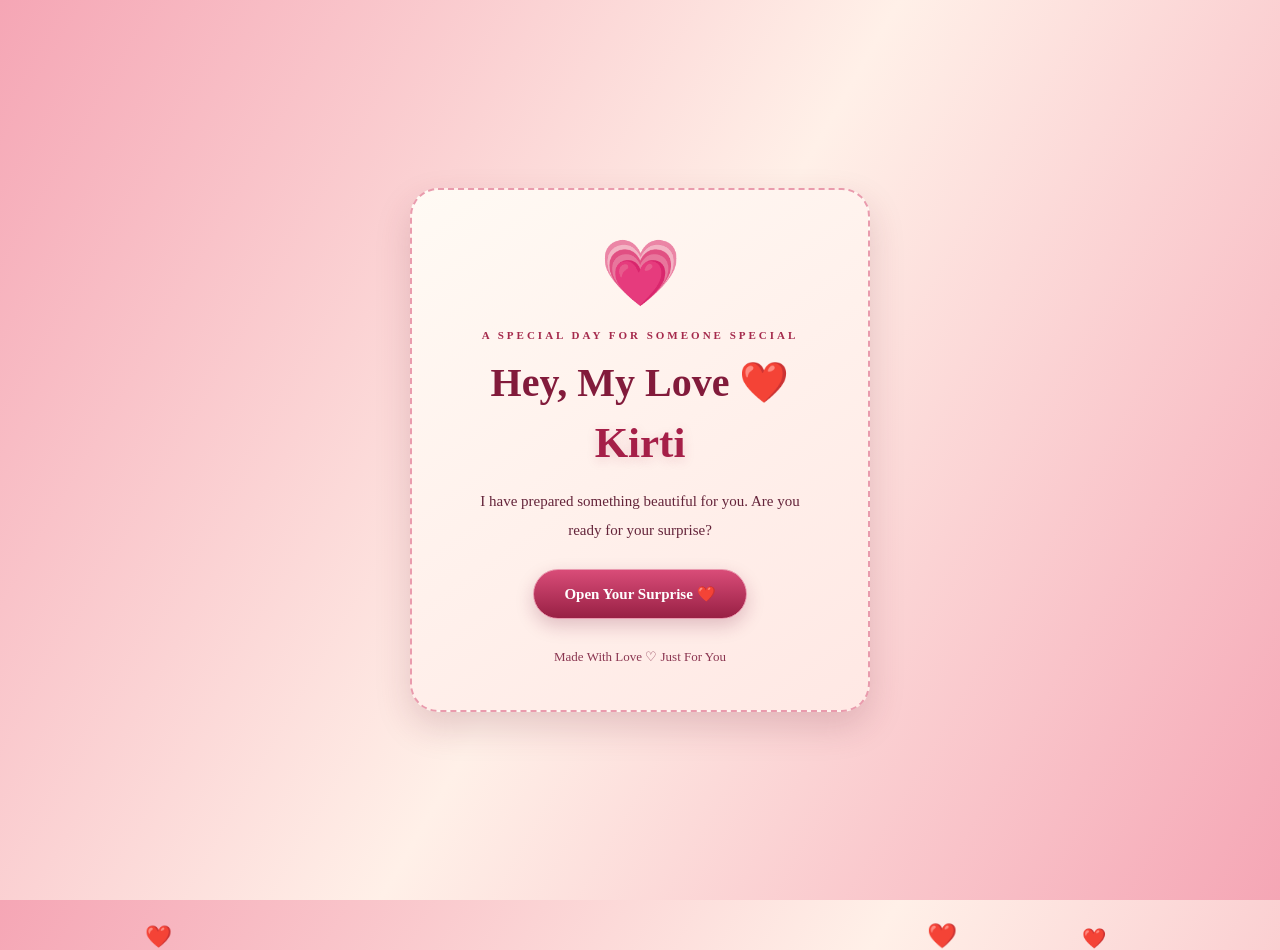
<file: Index.html>
<!DOCTYPE html>
<html lang="en">
<head>
    <meta charset="UTF-8">
    <meta name="viewport" content="width=device-width, initial-scale=1.0">

    <title>Birthday Surprise ❤️</title>

    <link rel="stylesheet" href="css/style.css">
</head>

<body>

    <div class="hearts" id="hearts"></div>

    <div class="container">

        <div class="heart-icon">💗</div>

        <p class="small-text">A SPECIAL DAY FOR SOMEONE SPECIAL</p>

        <h1>Hey, My Love ❤️</h1>

        <h2 id="partnerName">Kirti</h2>

        <p class="message">
            I have prepared something beautiful for you.
            Are you ready for your surprise?
        </p>

        <button onclick="openSurprise()">
            Open Your Surprise ❤️
        </button>

        <p class="footer">Made With Love ♡ Just For You</p>

    </div>

    <script src="js/script.js"></script>

</body>
</html>
</file>
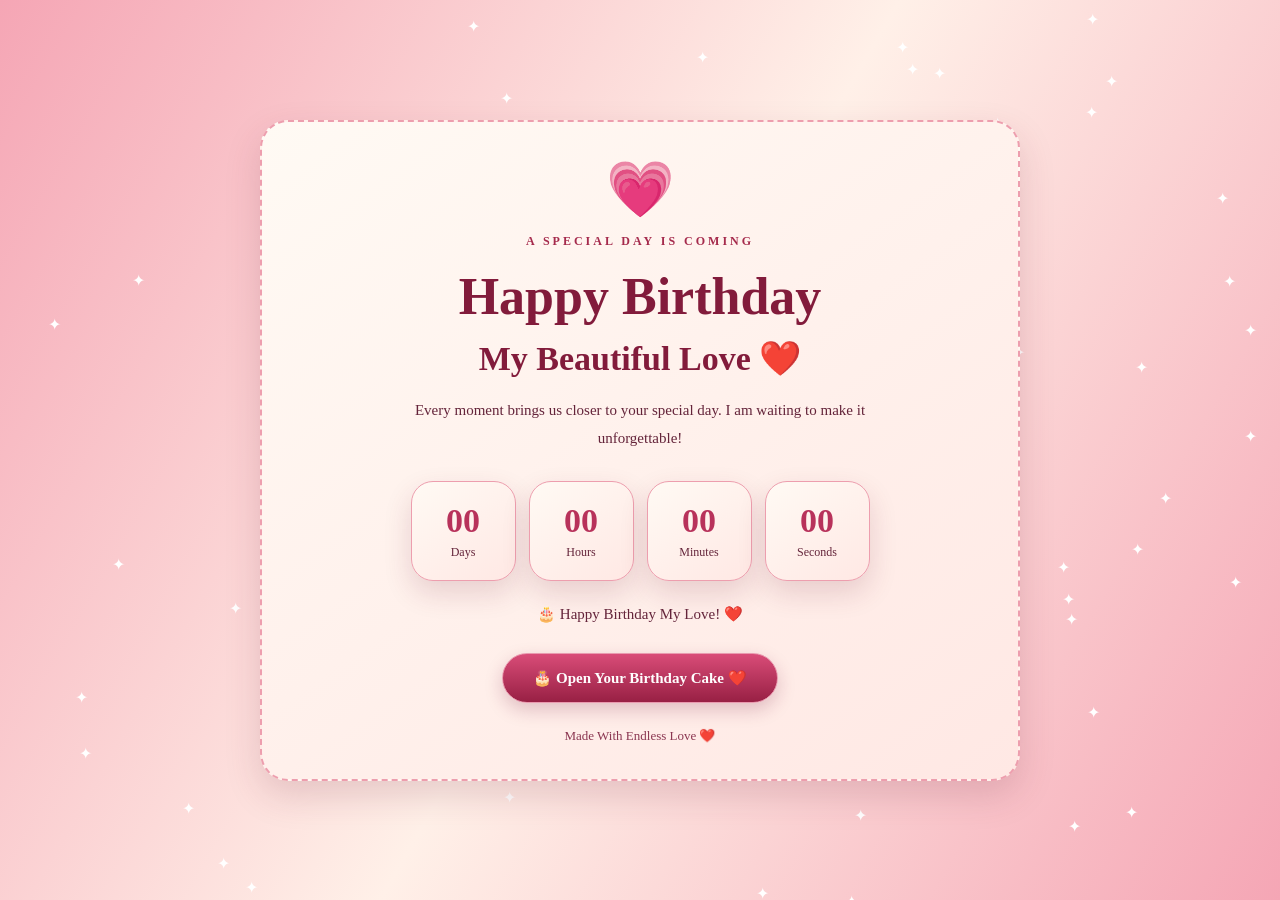
<file: pages/birthday.html>
<!DOCTYPE html>
<html lang="en">
<head>
    <meta charset="UTF-8">
    <meta name="viewport" content="width=device-width, initial-scale=1.0">

    <title>Birthday Countdown ❤️</title>

   <link rel="stylesheet" href="../css/birthday.css">
<link rel="stylesheet" href="../css/style.css">
</head>

<body>

    <div class="stars" id="stars"></div>
    <div class="flowers" id="flowers"></div>

    <main class="countdown-container">

        <div class="top-heart">💗</div>

        <p class="subtitle">A SPECIAL DAY IS COMING</p>

        <h1>Happy Birthday</h1>

        <h2>My Beautiful Love ❤️</h2>

        <p class="description">
            Every moment brings us closer to your special day.
            I am waiting to make it unforgettable!
        </p>

        <div class="timer">

            <div class="time-box">
                <span id="days">00</span>
                <small>Days</small>
            </div>

            <div class="time-box">
                <span id="hours">00</span>
                <small>Hours</small>
            </div>

            <div class="time-box">
                <span id="minutes">00</span>
                <small>Minutes</small>
            </div>

            <div class="time-box">
                <span id="seconds">00</span>
                <small>Seconds</small>
            </div>

        </div>

        <p id="birthdayMessage">
            Counting every second for you! 💕
        </p>
        <button onclick="goToNextPage()" id="cakeButton">
    🎂 Open Your Birthday Cake ❤️
</button>

        <footer>
            Made With Endless Love ❤️
        </footer>

    </main>

    <script src="../js/countdown.js"></script>

</body>
</html>
</file>
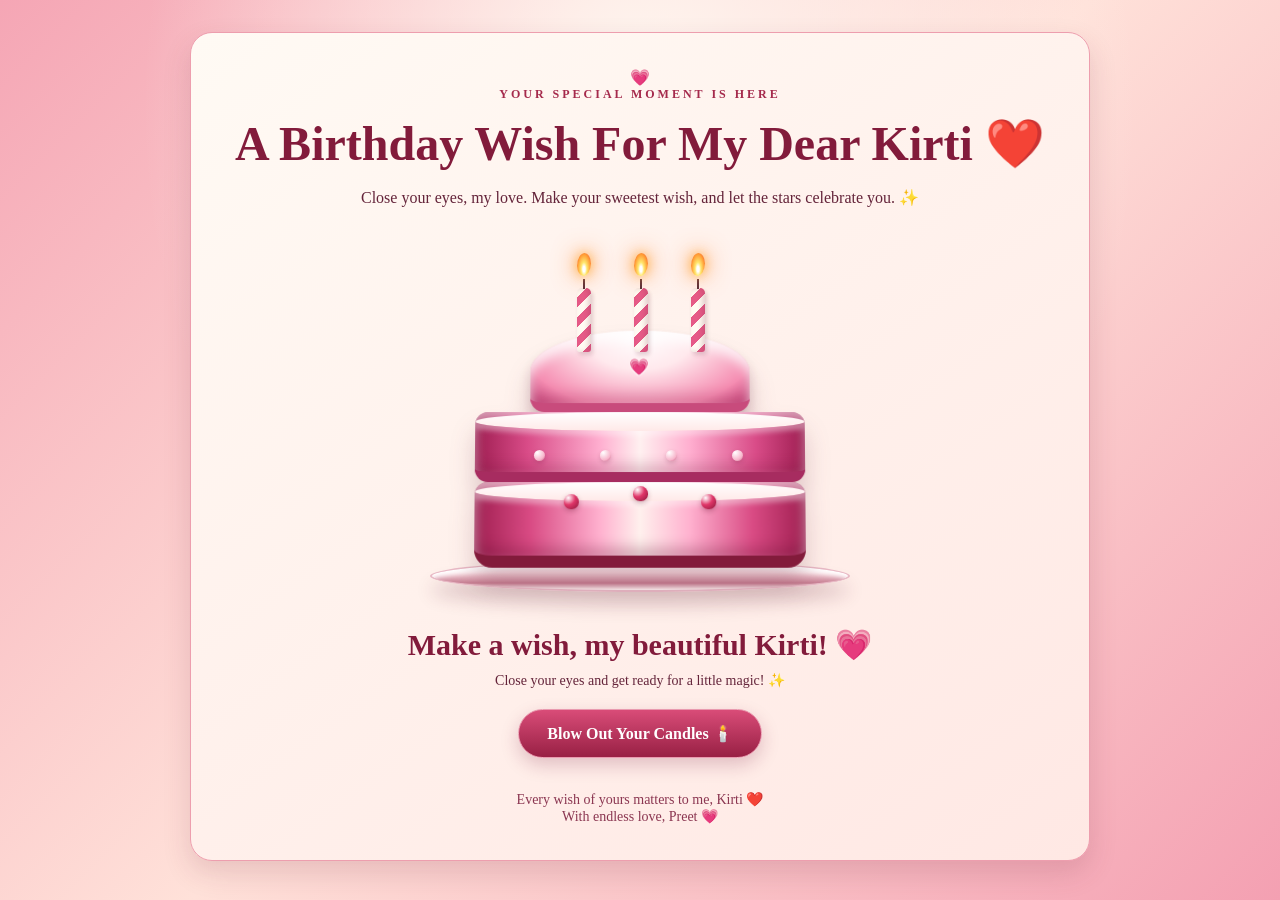
<file: pages/cake.html>
<!DOCTYPE html>
<html lang="en">

<head>
    <meta charset="UTF-8">
    <meta name="viewport" content="width=device-width, initial-scale=1.0">

    <title>A Birthday Wish For Kirti ❤️</title>

    <!-- CSS FILES -->
    <link rel="stylesheet" href="../css/style.css">
    <link rel="stylesheet" href="../css/cake.css">
</head>

<body>

    <!-- FLOATING HEARTS -->
    <div class="background-hearts" id="hearts"></div>

    <!-- FIREWORKS CANVAS -->
    <canvas id="fireworksCanvas" aria-hidden="true"></canvas>

    <!-- MAIN CAKE CONTAINER -->
    <main class="cake-container">

        <div class="top-heart">💗</div>

        <p class="eyebrow">
            YOUR SPECIAL MOMENT IS HERE
        </p>

        <h1>A Birthday Wish For My Dear Kirti ❤️</h1>

        <p class="description">
            Close your eyes, my love. Make your sweetest wish,
            and let the stars celebrate you. ✨
        </p>

        <!-- 3D BIRTHDAY CAKE -->
        <div class="cake-scene" id="cakeScene">

            <!-- CANDLES -->
            <div class="candles">

                <div class="candle">
                    <div class="flame"></div>
                    <div class="wick"></div>
                    <div class="candle-body"></div>
                </div>

                <div class="candle">
                    <div class="flame"></div>
                    <div class="wick"></div>
                    <div class="candle-body"></div>
                </div>

                <div class="candle">
                    <div class="flame"></div>
                    <div class="wick"></div>
                    <div class="candle-body"></div>
                </div>

            </div>

            <!-- CAKE BODY -->
            <div class="cake">

                <!-- TOP LAYER -->
                <div class="top-layer">
                    <span>💗</span>
                </div>

                <!-- MIDDLE LAYER -->
                <div class="middle-layer">

                    <div class="cream-drip"></div>

                    <span class="cake-pearl p1"></span>
                    <span class="cake-pearl p2"></span>
                    <span class="cake-pearl p3"></span>
                    <span class="cake-pearl p4"></span>

                </div>

                <!-- BOTTOM LAYER -->
                <div class="bottom-layer">

                    <div class="cream-drip"></div>

                    <span class="berry berry-one"></span>
                    <span class="berry berry-two"></span>
                    <span class="berry berry-three"></span>

                </div>

            </div>

            <!-- CAKE PLATE -->
            <div class="cake-plate"></div>

        </div>

        <!-- WISH MESSAGE -->
        <h2 id="wishMessage">
            Make a wish, my beautiful Kirti! 💗
        </h2>

        <p class="hint" id="wishHint">
            Close your eyes and get ready for a little magic! ✨
        </p>

        <!-- BLOW CANDLES BUTTON -->
        <button
            id="wishButton"
            type="button"
            onclick="makeWish()">

            Blow Out Your Candles 🕯️

        </button>

        <!-- NEXT PAGE BUTTON -->
        <button
            id="nextButton"
            type="button"
            onclick="nextPage()"
            hidden>

            Continue to Your Memories 💝

        </button>

        <!-- FOOTER -->
        <footer>
            Every wish of yours matters to me, Kirti ❤️
            <br>
            With endless love, Preet 💗
        </footer>

    </main>


    <!-- =================================
         BIRTHDAY POPUP
    ================================== -->

    <div class="birthday-modal" id="birthdayModal" hidden>

        <div class="birthday-modal-card">

            <div class="popup-confetti">
                🎆 ✨ 🎉 ✨ 🎆
            </div>

            <div class="popup-heart">
                ❤️
            </div>

            <p class="eyebrow">
                A SPECIAL DAY FOR SOMEONE SPECIAL
            </p>

            <h2>Happy Birthday!</h2>

            <h2>My Love Kirti ❤️</h2>

            <p>
                You deserve all the happiness, love and beautiful
                moments in this world.
            </p>

            <strong>
                You are my favourite blessing! 💗
            </strong>

            <div class="popup-confetti">
                🎊 🌹 🎇 💕 🎇 🌹 🎊
            </div>

            <button
                type="button"
                id="popupContinue"
                onclick="nextPage()">

                Read Our Love Story ❤️

            </button>

        </div>

    </div>


    <!-- JAVASCRIPT -->
    <script src="../js/cake.js"></script>

</body>
</html>
</file>
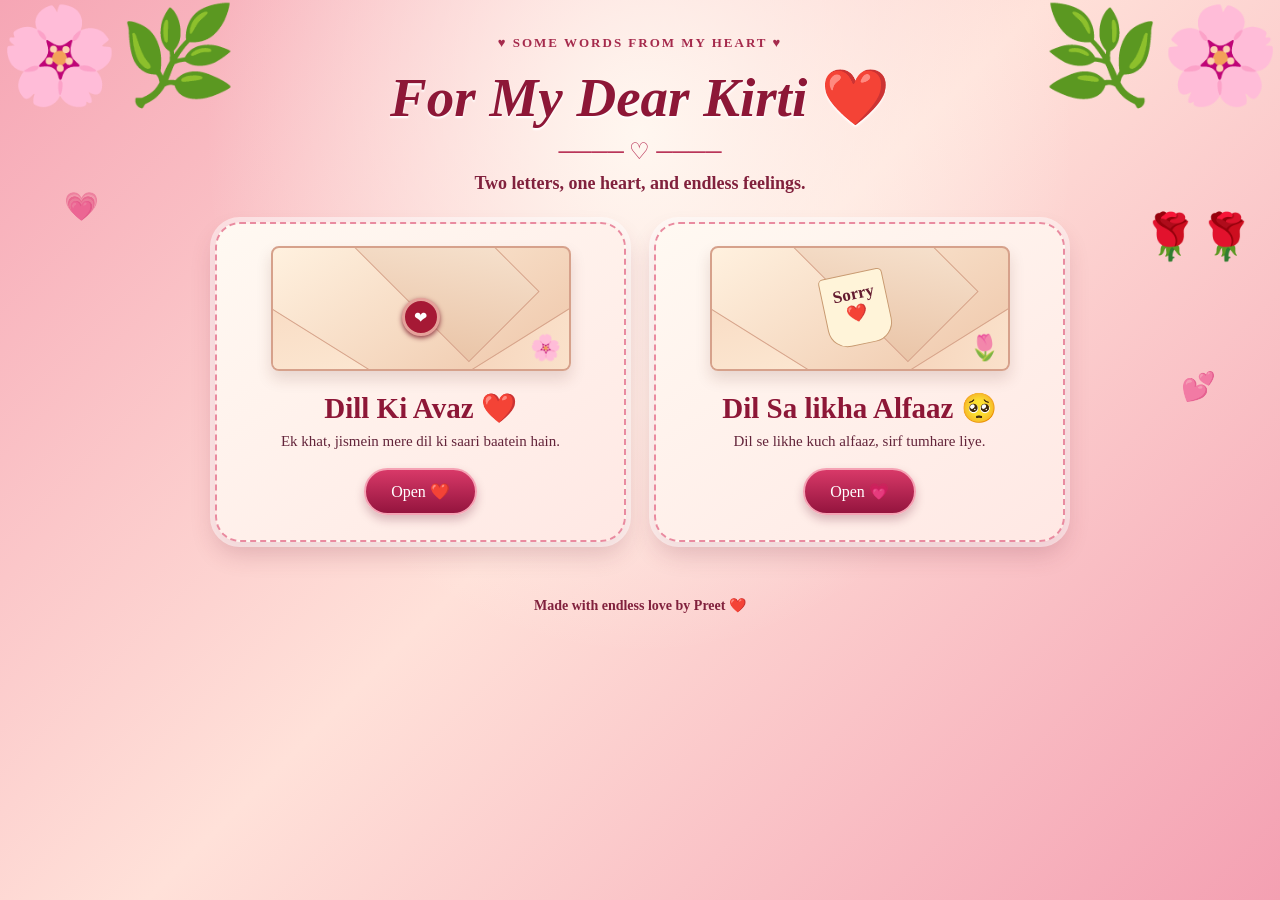
<file: pages/love-letter.html>
<!DOCTYPE html>
<html lang="en">
<head>
    <meta charset="UTF-8">
    <meta name="viewport" content="width=device-width, initial-scale=1.0">
    <title>Letters For Kirti ❤️</title>
    <link rel="stylesheet" href="../css/love-letter.css">
</head>
<body>

    <div class="flower flower-top-left">🌸🌿</div>
    <div class="flower flower-top-right">🌸🌿</div>
    <div class="rose-decoration">🌹🌹</div>
    <div class="floating-heart heart-one">💗</div>
    <div class="floating-heart heart-two">💕</div>

    <main class="page">

        <header class="heading">
            <p class="eyebrow">♥ SOME WORDS FROM MY HEART ♥</p>
            <h1>For My Dear Kirti <span>❤️</span></h1>
            <div class="heart-divider">──── ♡ ────</div>
            <p class="subtitle">Two letters, one heart, and endless feelings.</p>
        </header>

        <!-- TWO ENVELOPES -->
        <section class="envelopes" id="envelopeList">

            <article class="envelope-card">
                <div class="envelope-art love-envelope">
                    <div class="envelope-flap"></div>
                    <div class="envelope-seal">❤</div>
                    <span class="envelope-flower">🌸</span>
                </div>

                <h2> Dill Ki Avaz ❤️</h2>
                <p>Ek khat, jismein mere dil ki saari baatein hain.</p>
                <button class="open-button" data-letter="loveLetter">
                    Open ❤️
                </button>
            </article>

            <article class="envelope-card">
                <div class="envelope-art sorry-envelope">
                    <div class="envelope-flap"></div>
                    <div class="sorry-tag">Sorry<br>❤️</div>
                    <span class="envelope-flower">🌷</span>
                </div>

                <h2>Dil Sa likha Alfaaz 🥺</h2>
                <p>Dil se likhe kuch alfaaz, sirf tumhare liye.</p>
                <button class="open-button" data-letter="sorryLetter">
                    Open 💗
                </button>
            </article>

        </section>

        <!-- LOVE LETTER -->
        <section class="letter-paper" id="loveLetter" hidden>

            <div class="paper-decoration">🌸</div>
            <p class="eyebrow">♥ A LETTER FROM MY HEART ♥</p>

            <h2>My Dear Kirti ❤️</h2>

            <p>Pyari Kirti,</p>

            <p>
                Mujhe nahi pata ki main apni feelings ko
                lafzon mein kaise samjhaun, lekin main tumhe
                bas itna batana chahta hoon ki tum meri
                zindagi ke sabse khoobsurat hisson mein se ek ho.
            </p>

            <p>
                Tumhari muskurahat mere har din ko khoobsurat
                bana deti hai. Tumhara saath har cheez ko khaas
                bana deta hai, aur tumhare saath bitaya hua
                har pal ek pyari si yaad ban jaata hai.
            </p>

            <p>
                Main maanta hoon ki main perfect nahi hoon,
                lekin tumhare liye mere dil mein jo feelings hain,
                woh hamesha sachchi hain. Main bas yahi chahta hoon
                ki tum hamesha khush raho, muskurati raho aur
                apne har sapne ko poora karo.
            </p>

            <p>
                Meri zindagi ka itna khaas hissa banne ke liye
                tumhara shukriya. Main chahe kitne bhi panne
                likh loon, phir bhi kabhi apne lafzon mein
                ye nahi bata paunga ki tum mere liye kitni
                maayne rakhti ho.
            </p>

            <p class="highlight">
                Tum meri sabse pasandeeda insaan ho. 💗
            </p>

            <p>Hamesha tumhara,</p>

            <h3>Preet ❤️</h3>

            <button class="back-button">← Back to Letters</button>
        </section>

        <!-- SORRY LETTER -->
        <section class="letter-paper sorry-paper" id="sorryLetter" hidden>

            <div class="paper-decoration">🌷</div>
            <p class="eyebrow">♥ WORDS I WANT YOU TO KNOW ♥</p>

            <h2>My Dear Kirti ❤️</h2>

            <p>
                Pata nahi main apne dil ki baat tumse kaise kahun,
                lekin aaj main tumhe kuch aisa kehna chahta hoon
                jo shayad main pehle kabhi theek se nahi keh paya.
            </p>

            <p>
                Kirti, agar meri kisi baat, kisi harkat ya kisi
                galti se tumhara dil dukha hai, toh mujhe sach mein
                maaf kar dena. Mera kabhi bhi iraada tumhe hurt
                karne ka nahi tha. Lekin main samajhta hoon ki
                kabhi-kabhi bina chahe bhi hum unhi logon ko
                takleef de dete hain jo hamare liye bahut khaas hote hain.
            </p>

            <p>
                Main ye nahi kahunga ki main perfect hoon,
                kyunki mujhse bhi galtiyan hoti hain. Lekin
                main itna zaroor kehna chahta hoon ki tumhari
                feelings mere liye bahut important hain.
                Main chahta hoon ki tumhari baat samjhun,
                tumhari khamoshi ko bhi mehsoos karun aur
                apni galtiyon se behtar insaan banna seekhun.
            </p>

            <p>
                Tumhari smile mere liye bahut special hai, Kirti.
                Tumhara khush rehna mere dil ko sukoon deta hai.
                Main nahi chahta ki meri wajah se tumhari aankhon
                mein kabhi aansu aayein.
            </p>

            <p>
                Kaash main waqt ko thoda peeche le ja sakta
                aur apni galti sudhaar sakta. Lekin ab main
                sirf itna kar sakta hoon ki dil se apni galti
                maanun aur aage apne actions se tumhe dikhaun
                ki tum mere liye kitni special ho.
            </p>

            <p class="highlight">
                I am really sorry, Kirti. 🥺❤️
            </p>

            <p>
                Main tumse turant maafi ki umeed nahi karta.
                Bas itni si khwahish hai ki kabhi tum mere
                dil ki sachchai ko samajh sako.
            </p>

            <p>
                Tum meri zindagi ka ek bahut khoobsurat hissa ho.
                Aur main chahta hoon ki hamare beech hamesha
                pyaar, respect, understanding aur ek doosre
                ki muskurahat bani rahe.
            </p>

            <p class="highlight">
                Please forgive me when your heart is ready. ❤️
            </p>

            <p>With lots of love,</p>

            <h3>Forever Yours, Preet ❤️</h3>

            <p class="highlight">
                Ek chhoti si baat — tum mere liye aaj bhi
                bahut special ho, aur hamesha rahogi. 💗
            </p>

            <button class="back-button">← Back to Letters</button>
        </section>

        <!-- MEMORIES BUTTON -->
        <section class="memories-section" id="nextSection" hidden>
            <div class="ribbon">♡</div>
            <h2>That's Not All, Kirti! ❤️</h2>
            <p>There are some beautiful memories waiting for you.</p>

            <a href="memories-gallery.html" class="memories-button">
                📷 My Heart Feeling for you ❤️ 📸
            </a>
        </section>

        <footer>Made with endless love by Preet ❤️</footer>

    </main>

    <script src="../js/love-letter.js"></script>
</body>
</html>
</file>
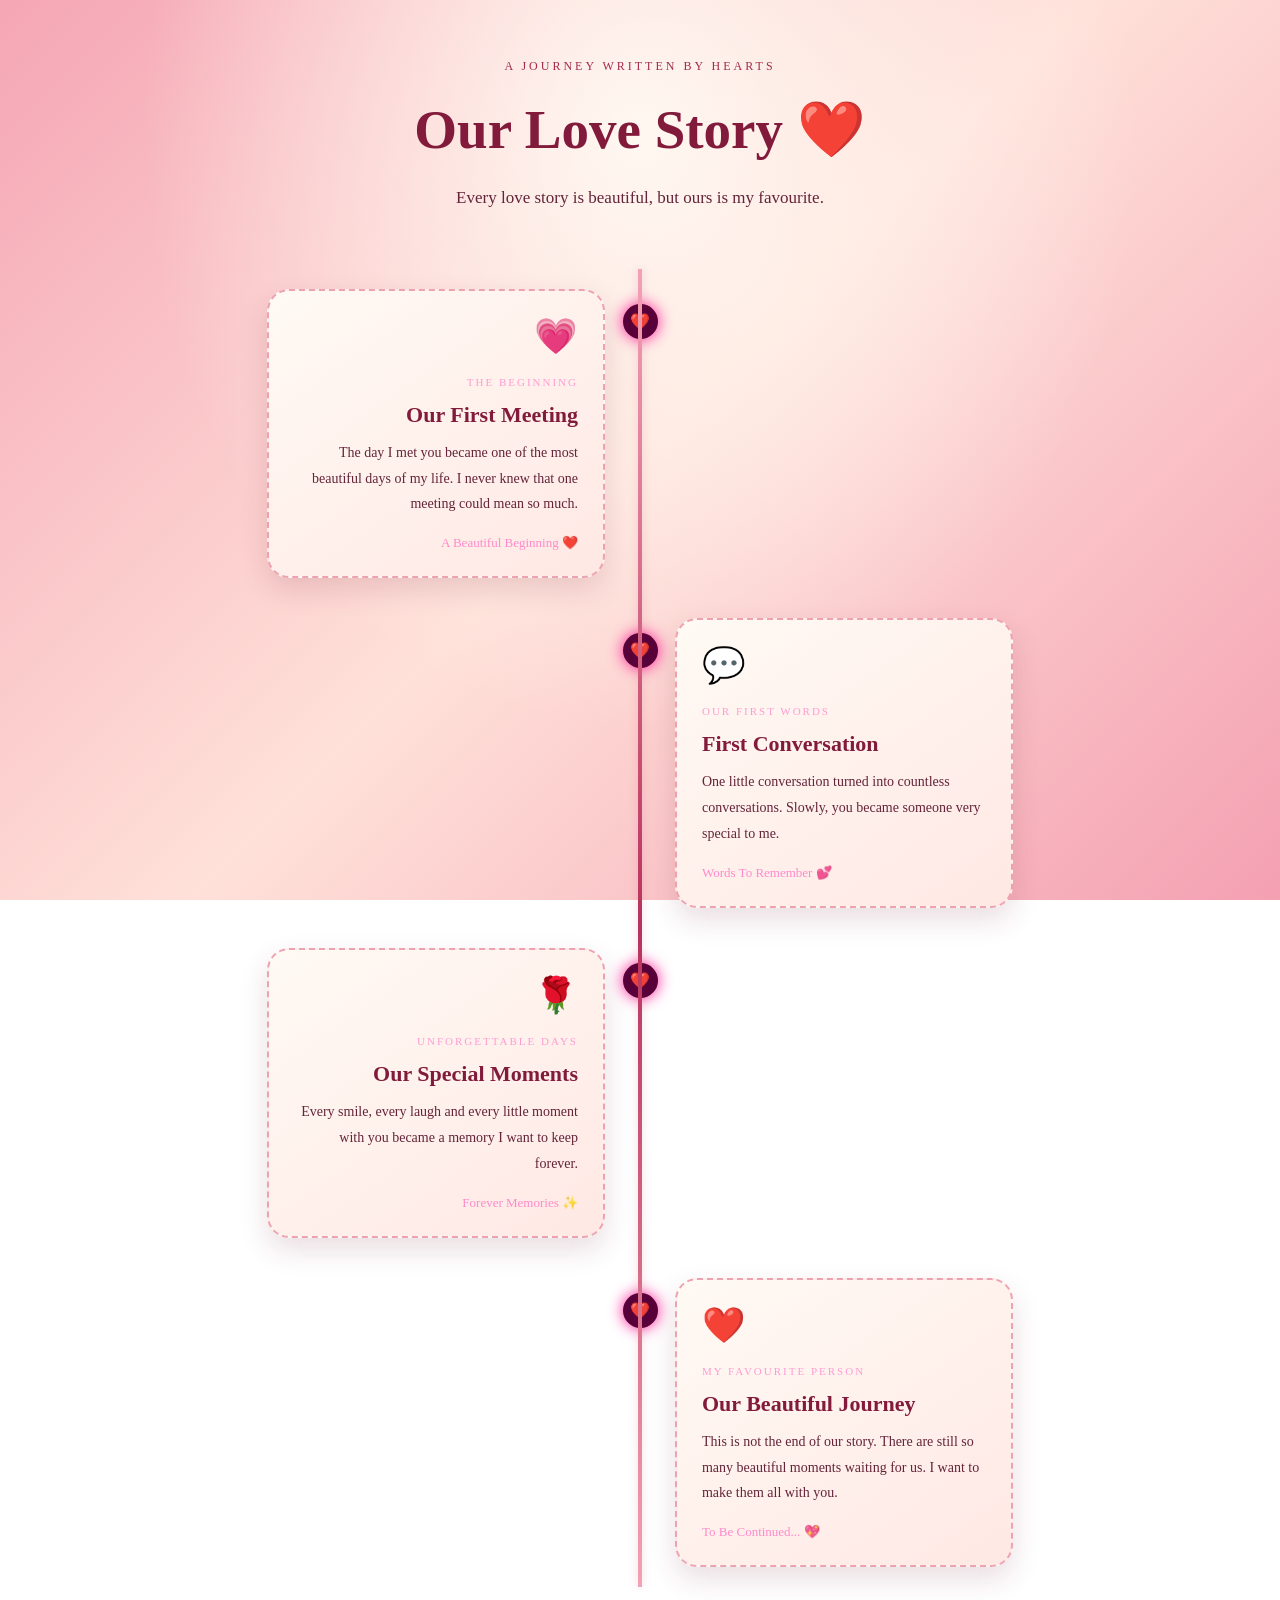
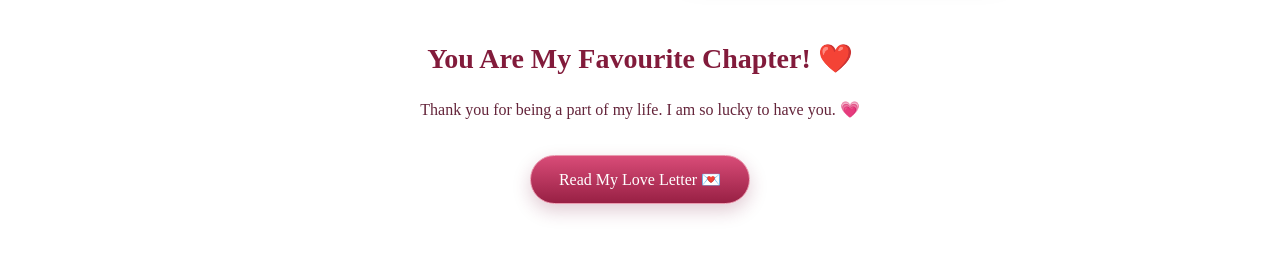
<file: pages/love-story.html>
<!DOCTYPE html>
<html lang="en">
<head>
    <meta charset="UTF-8">
    <meta name="viewport" content="width=device-width, initial-scale=1.0">

    <title>Our Love Story ❤️</title>

    <!-- Love Story CSS Connected -->
     <link rel="stylesheet" href="../css/style.css">
<link rel="stylesheet" href="../css/love-story.css">
</head>

<body>

    <div class="floating-hearts" id="hearts"></div>

    <main class="story-container">

        <p class="subtitle">A JOURNEY WRITTEN BY HEARTS</p>

        <h1>Our Love Story ❤️</h1>

        <p class="intro">
            Every love story is beautiful,
            but ours is my favourite.
        </p>

        <div class="timeline">

            <!-- First Meeting -->

            <div class="timeline-item left">
                <div class="story-card">
                    <div class="story-icon">💗</div>

                    <span class="story-date">THE BEGINNING</span>

                    <h2>Our First Meeting</h2>

                    <p>
                        The day I met you became one of
                        the most beautiful days of my life.
                        I never knew that one meeting
                        could mean so much.
                    </p>

                    <span class="memory-tag">A Beautiful Beginning ❤️</span>
                </div>
            </div>

            <!-- First Conversation -->

            <div class="timeline-item right">
                <div class="story-card">
                    <div class="story-icon">💬</div>

                    <span class="story-date">OUR FIRST WORDS</span>

                    <h2>First Conversation</h2>

                    <p>
                        One little conversation turned
                        into countless conversations.
                        Slowly, you became someone
                        very special to me.
                    </p>

                    <span class="memory-tag">Words To Remember 💕</span>
                </div>
            </div>

            <!-- Special Moments -->

            <div class="timeline-item left">
                <div class="story-card">
                    <div class="story-icon">🌹</div>

                    <span class="story-date">UNFORGETTABLE DAYS</span>

                    <h2>Our Special Moments</h2>

                    <p>
                        Every smile, every laugh and
                        every little moment with you
                        became a memory I want
                        to keep forever.
                    </p>

                    <span class="memory-tag">Forever Memories ✨</span>
                </div>
            </div>

            <!-- Forever Together -->

            <div class="timeline-item right">
                <div class="story-card">
                    <div class="story-icon">❤️</div>

                    <span class="story-date">MY FAVOURITE PERSON</span>

                    <h2>Our Beautiful Journey</h2>

                    <p>
                        This is not the end of our story.
                        There are still so many beautiful
                        moments waiting for us.
                        I want to make them all with you.
                    </p>

                    <span class="memory-tag">To Be Continued... 💖</span>
                </div>
            </div>

        </div>

        <h2 class="ending">
            You Are My Favourite Chapter! ❤️
        </h2>

        <p class="ending-text">
            Thank you for being a part of my life.
            I am so lucky to have you. 💗
        </p>
<a href="love-letter.html" class="next-button">
    Read My Love Letter 💌
</a>

    </main>

    <!-- Love Story JavaScript Connected -->
    <script src="../js/love-story.js"></script>

</body>
</html>
</file>
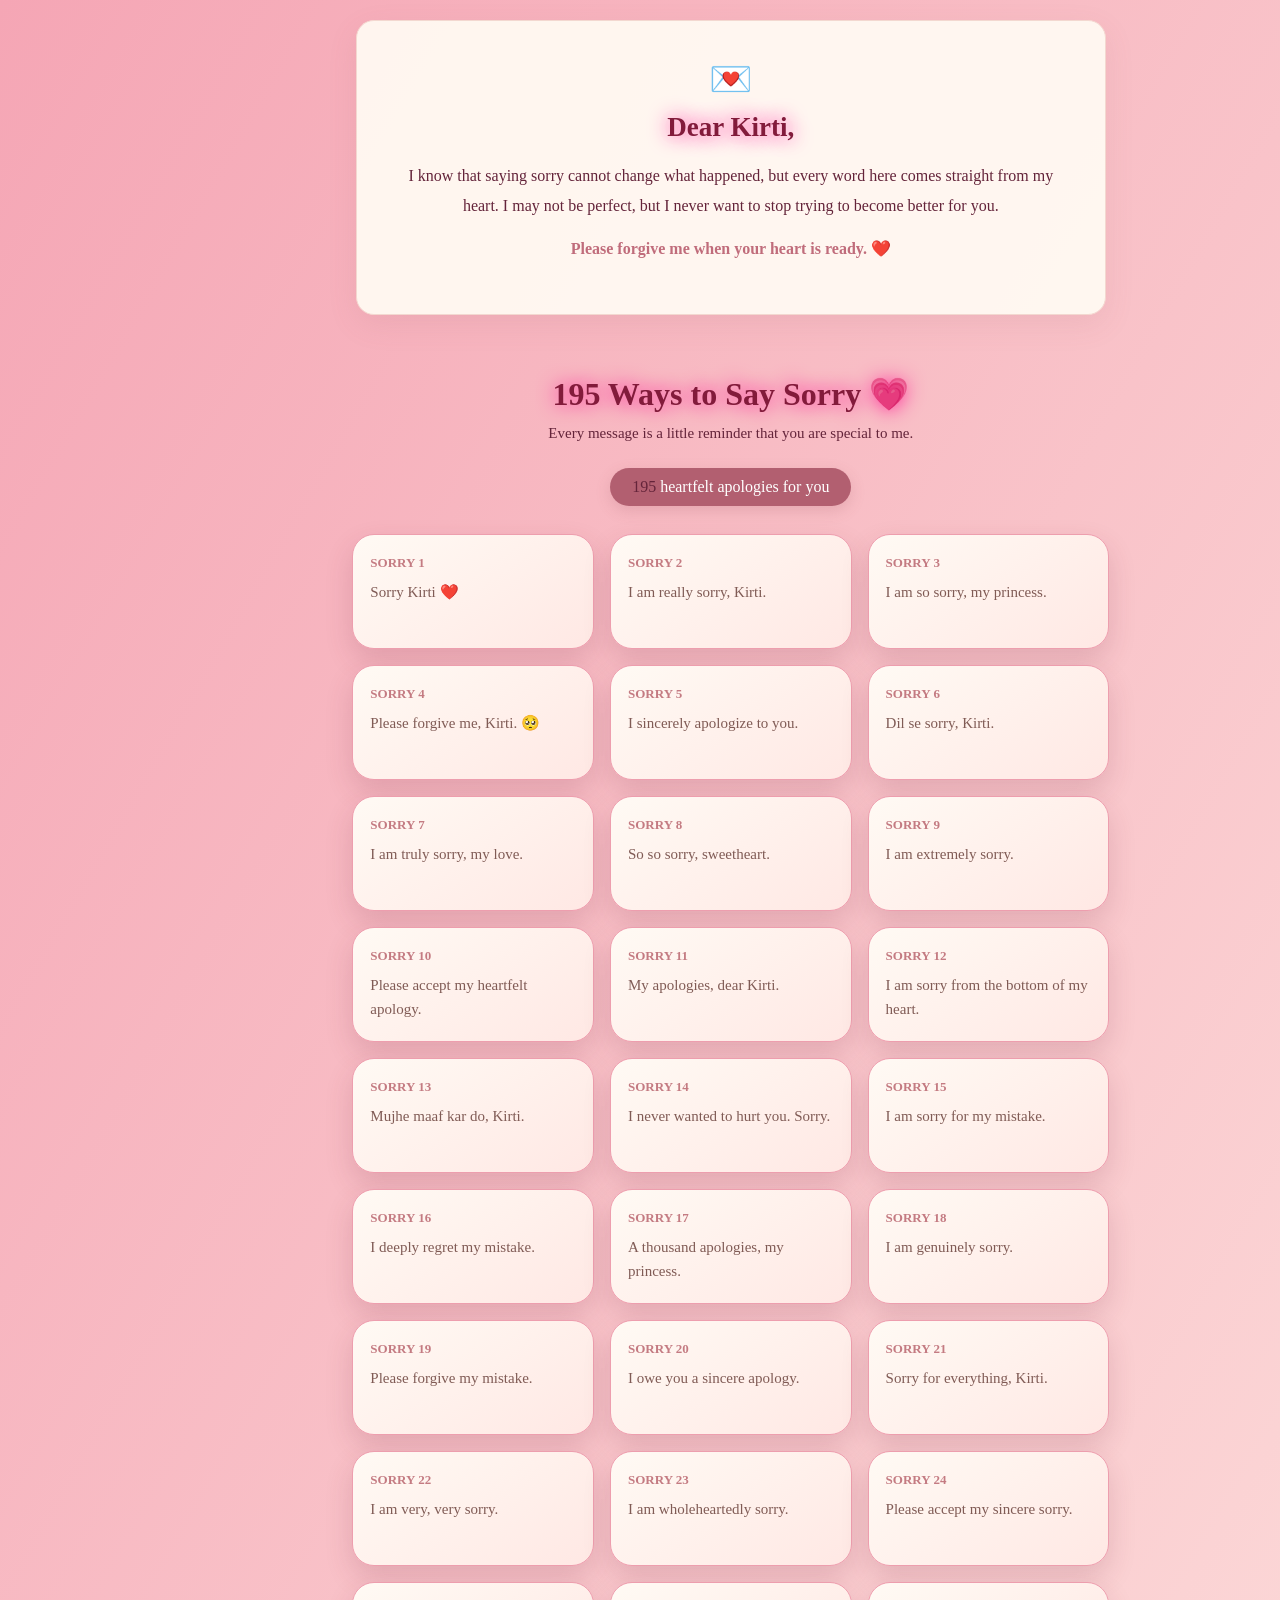
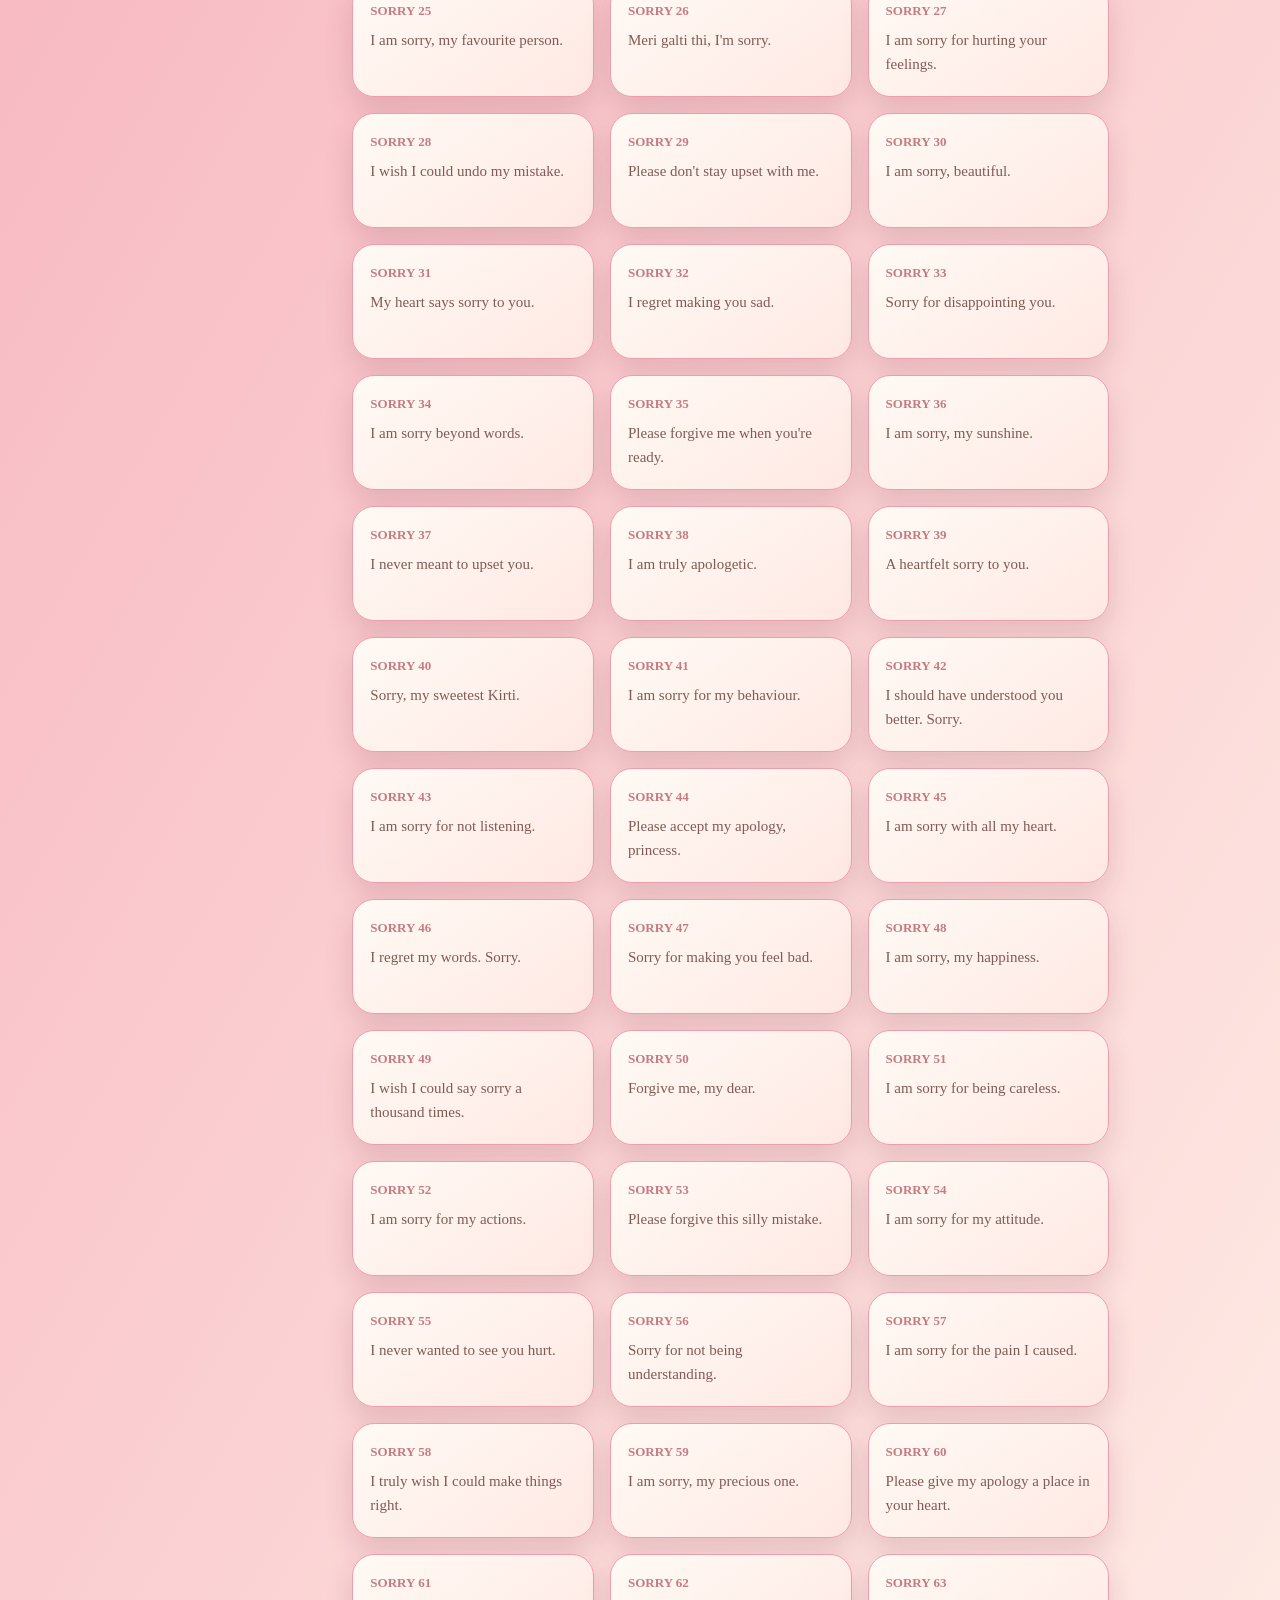
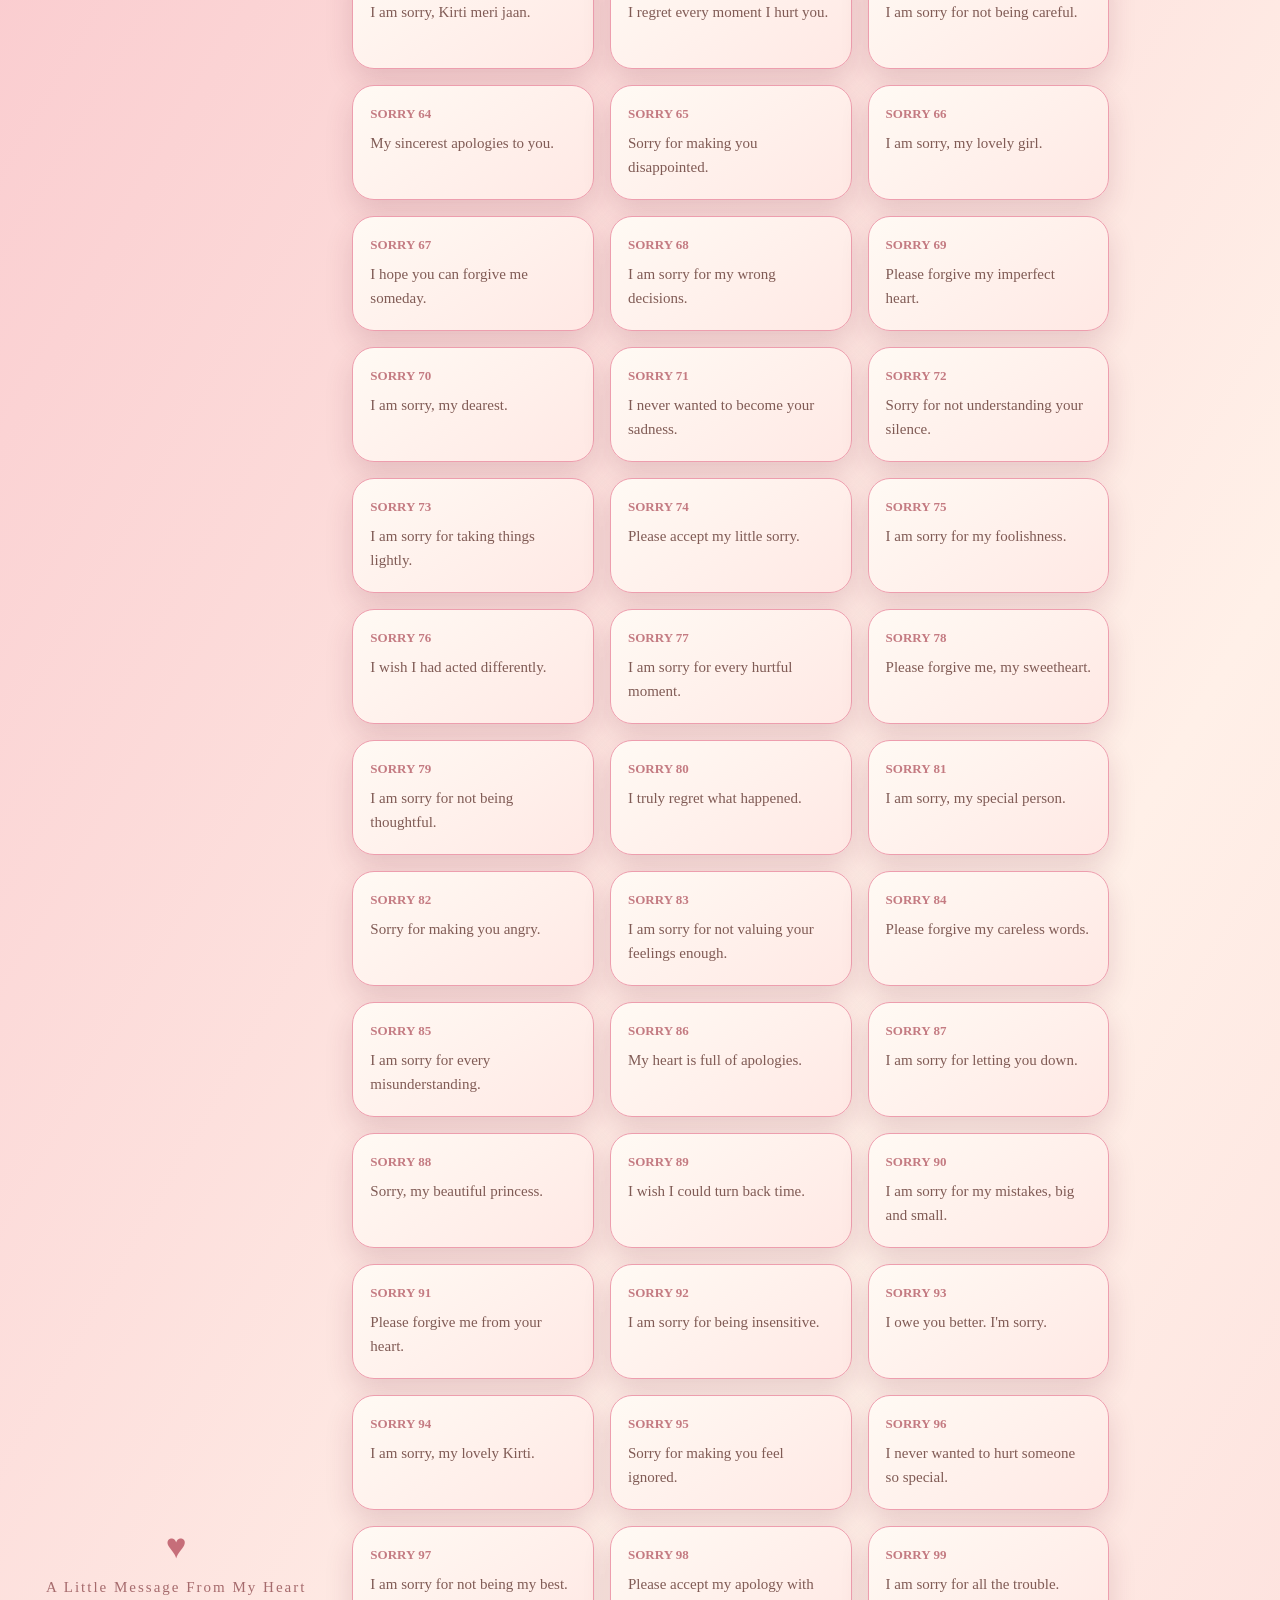
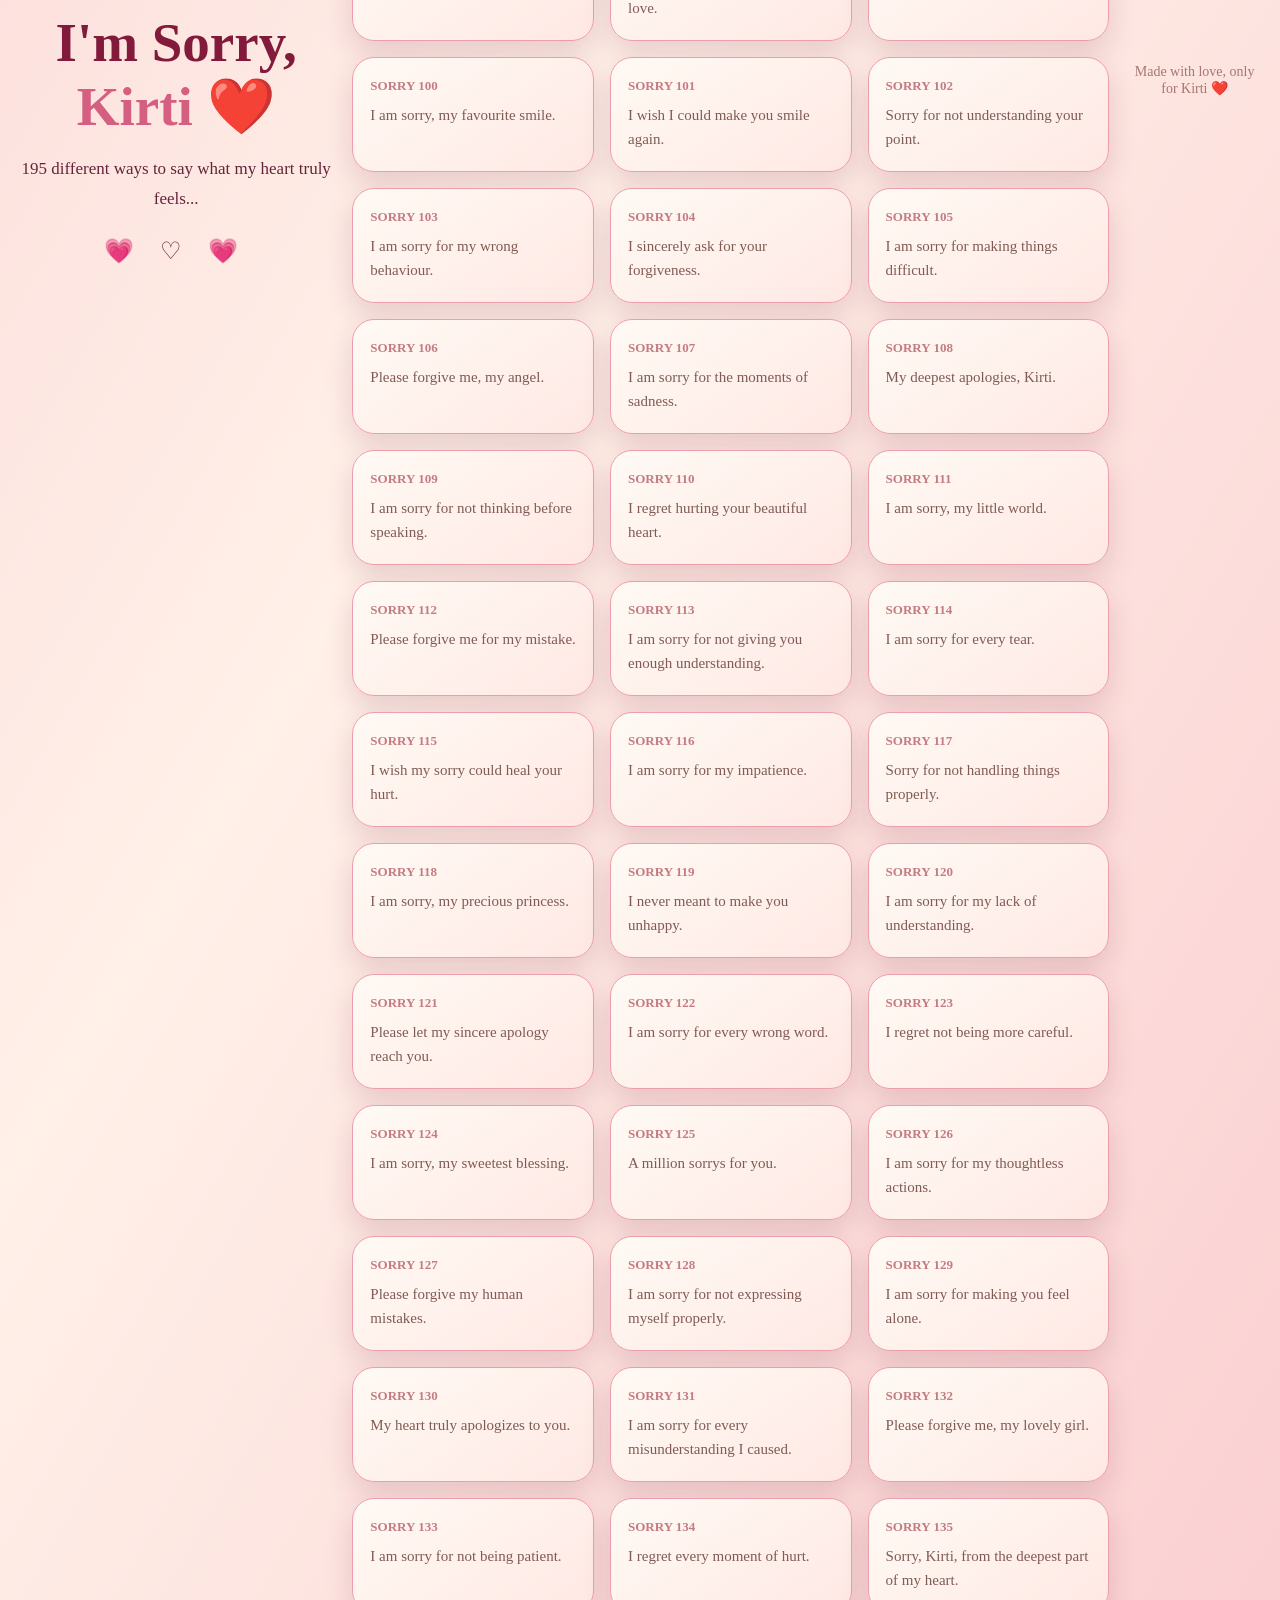
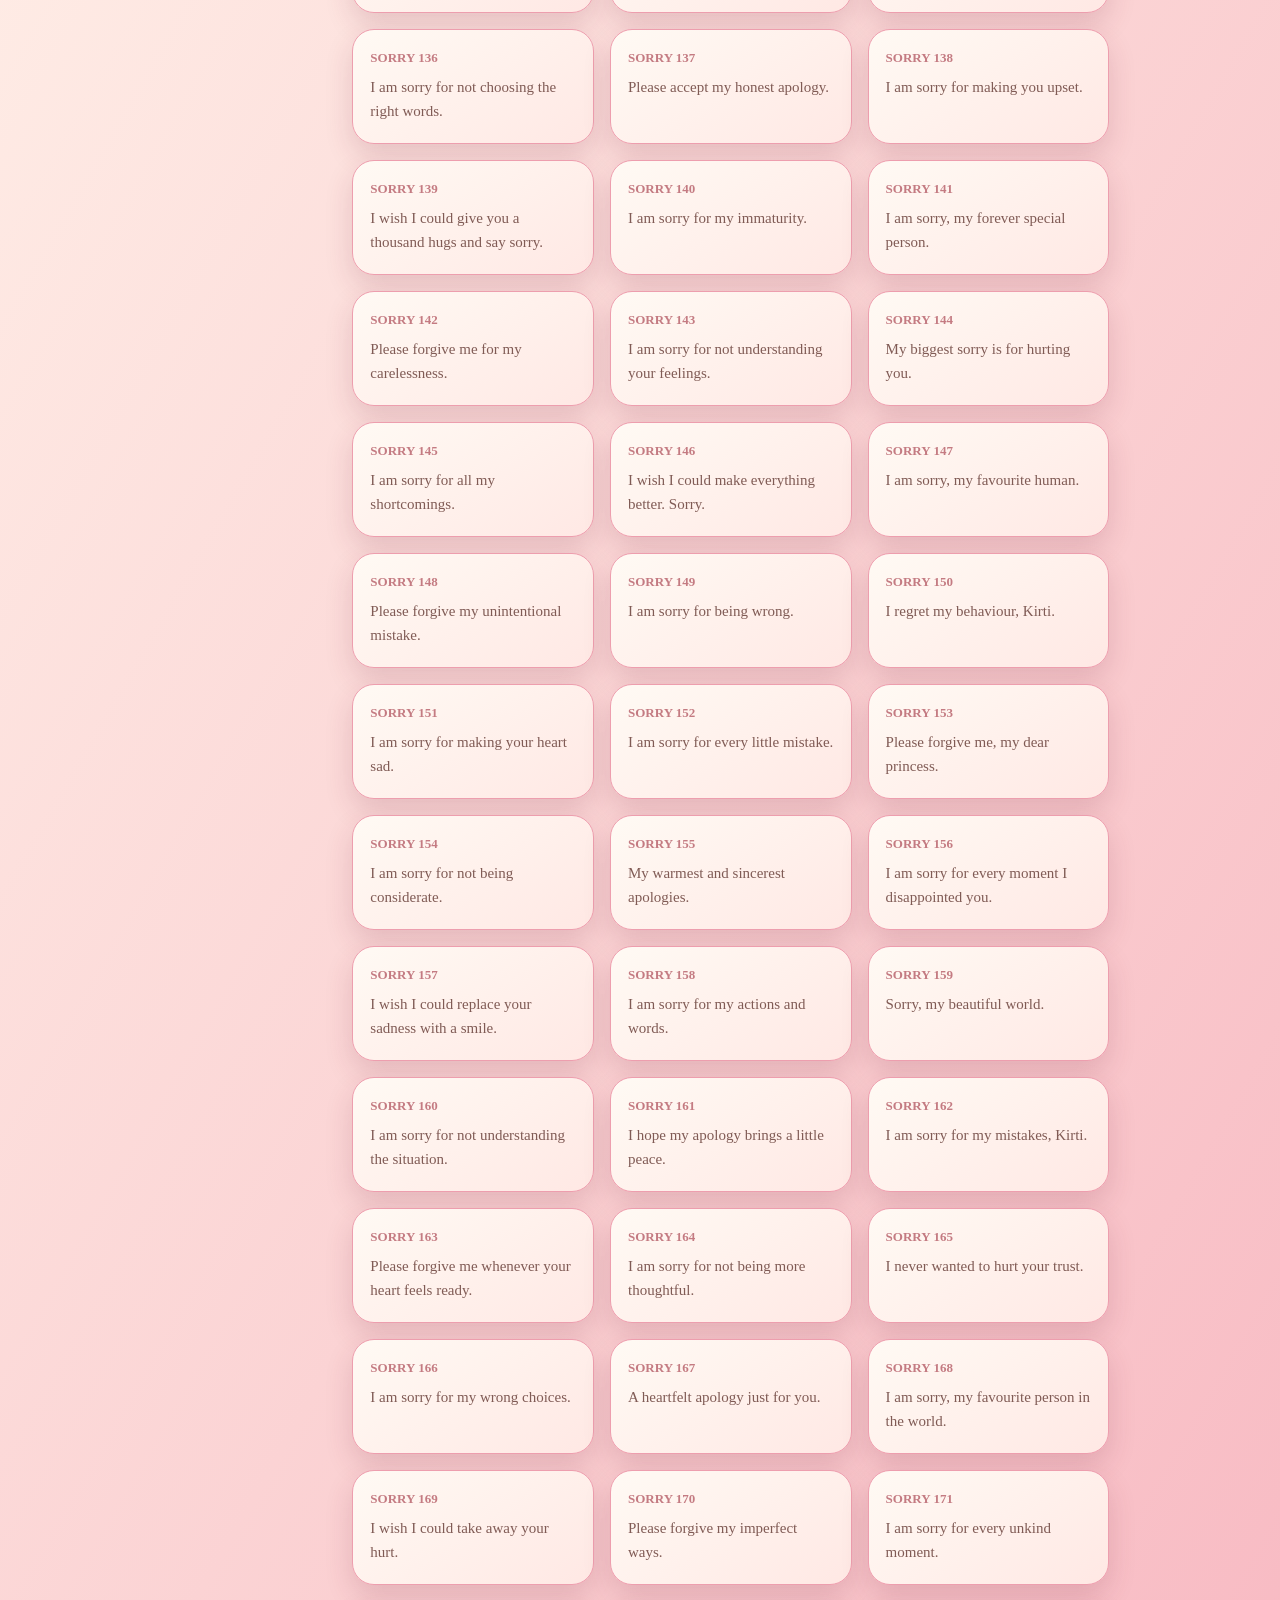
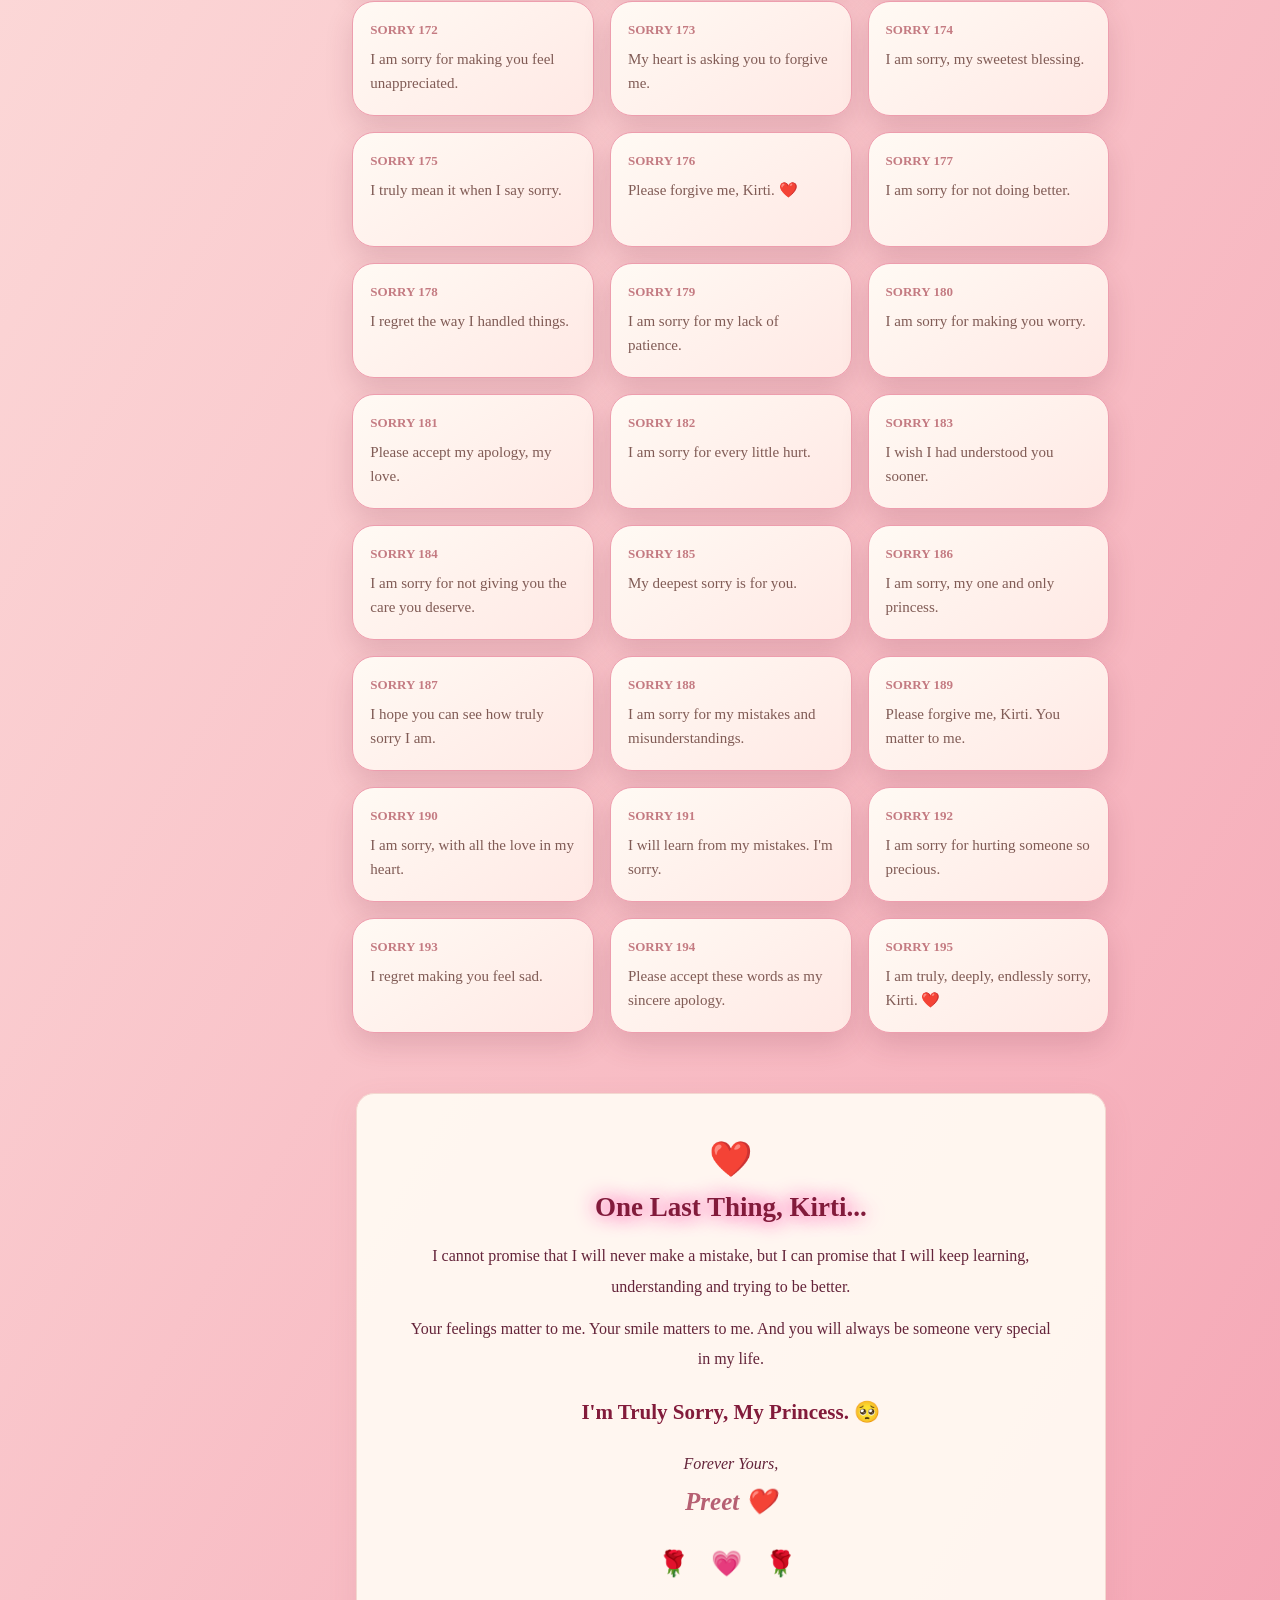
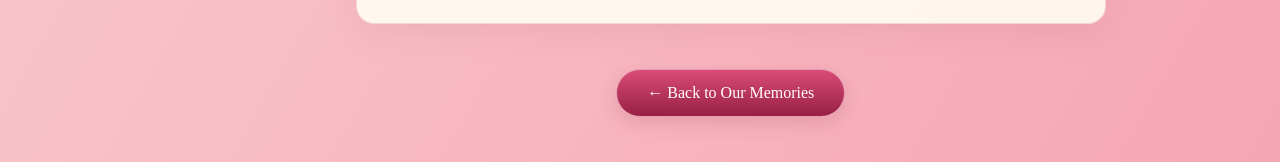
<file: pages/surprise.html>
<!DOCTYPE html>
<html lang="en">
<head>
  <meta charset="UTF-8">
  <meta name="viewport" content="width=device-width, initial-scale=1.0">
  <title>200 Ways to Say Sorry, Kirti ❤️</title>

  <link rel="stylesheet" href="../css/style.css">
  <link rel="stylesheet" href="../css/surprise.css">
</head>
<body>

  <div class="floating-hearts" id="floatingHearts"></div>

  <header class="sorry-header">
    <div class="small-heart">♥</div>
    <p class="top-line">A Little Message From My Heart</p>

    <h1>I'm Sorry, <span class="kirti-name">Kirti</span> ❤️</h1>

    <p class="subtitle">
      195 different ways to say what my heart truly feels...
    </p>

    <div class="heart-divider">💗 ♡ 💗</div>
  </header>

  <main class="sorry-container">

    <section class="intro-card">
      <div class="intro-heart">💌</div>
      <h2>Dear Kirti,</h2>

      <p>
        I know that saying sorry cannot change what happened,
        but every word here comes straight from my heart.
        I may not be perfect, but I never want to stop trying
        to become better for you.
      </p>

      <p class="intro-signature">Please forgive me when your heart is ready. ❤️</p>
    </section>

    <section class="messages-section">
      <h2>195 Ways to Say Sorry 💗</h2>
      <p class="section-description">
        Every message is a little reminder that you are special to me.
      </p>

      <div class="message-count">
        <span id="messageCount">200</span> heartfelt apologies for you
      </div>

      <div class="sorry-grid" id="sorryGrid"></div>
    </section>

    <section class="final-card">
      <div class="final-heart">❤️</div>

      <h2>One Last Thing, Kirti...</h2>

      <p>
        I cannot promise that I will never make a mistake,
        but I can promise that I will keep learning,
        understanding and trying to be better.
      </p>

      <p>
        Your feelings matter to me. Your smile matters to me.
        And you will always be someone very special in my life.
      </p>

      <h3>I'm Truly Sorry, My Princess. 🥺</h3>

      <div class="final-signature">
        Forever Yours,<br>
        <span>Preet ❤️</span>
      </div>

      <div class="final-decoration">🌹 💗 🌹</div>
    </section>

    <a href="memories-gallery.html" class="back-button">
      ← Back to Our Memories
    </a>

  </main>

  <footer class="sorry-footer">
    Made with love, only for Kirti ❤️
  </footer>

  <script src="../js/surprise.js"></script>
</body>
</html>
</file>
<file: css/style.css>
* {
    margin: 0;
    padding: 0;
    box-sizing: border-box;
}

body {
    height: 100vh;
    overflow: hidden;
    display: flex;
    justify-content: center;
    align-items: center;

    background: linear-gradient(
        135deg,
        #19001f,
        #650044,
        #25004d
    );

    font-family: 'Segoe UI', sans-serif;
    color: white;
}

.container {
    text-align: center;
    padding: 30px;
    position: relative;
    z-index: 2;
    animation: fadeIn 2s ease;
}

.heart-icon {
    font-size: 65px;
    animation: heartbeat 1.5s infinite;
}

.small-text {
    color: #ffb6d9;
    letter-spacing: 4px;
    margin: 20px 0;
    font-size: 12px;
}

h1 {
    font-size: 42px;
    margin-bottom: 15px;
}

h2 {
    font-size: 48px;
    color: #ff8acb;
    text-shadow: 0 0 20px #ff1493;
}

.message {
    margin: 25px auto;
    max-width: 400px;
    line-height: 1.8;
    color: #fbd8ed;
}

button {
    padding: 16px 35px;
    border: none;
    border-radius: 50px;

    background: linear-gradient(
        90deg,
        #ff1493,
        #b026ff
    );

    color: white;
    font-size: 16px;
    cursor: pointer;

    box-shadow: 0 0 25px #ff1493;
    transition: 0.4s;
}

button:hover {
    transform: scale(1.1);
    box-shadow: 0 0 40px #ff1493;
}

.footer {
    margin-top: 45px;
    color: #ffb6d9;
    font-size: 13px;
}

.heart {
    position: absolute;
    bottom: -50px;
    animation: floatUp 7s linear infinite;
    pointer-events: none;
}

@keyframes floatUp {
    to {
        transform: translateY(-110vh) rotate(360deg);
        opacity: 0;
    }
}

@keyframes heartbeat {
    50% {
        transform: scale(1.3);
    }
}

@keyframes fadeIn {
    from {
        opacity: 0;
        transform: translateY(30px);
    }

    to {
        opacity: 1;
        transform: translateY(0);
    }
}

/* ===== KIRTI LOVE LETTER COMMON THEME ===== */

:root {
    --pink: #f6a6b5;
    --cream: #fff8f1;
    --light-cream: #ffe1d9;
    --maroon: #821b3b;
    --text: #64243a;
    --rose: #b8325b;
    --border: #ed9eae;
}

html {
    scroll-behavior: smooth;
}

body {
    min-height: 100vh;
    background:
        radial-gradient(ellipse at center top, #fff8f1 0%, transparent 55%),
        linear-gradient(135deg, #f6a6b5, #ffe1d9, #f4a0b2) !important;
    background-attachment: fixed !important;
    color: var(--text) !important;
    font-family: Georgia, "Times New Roman", serif !important;
}

h1, h2, h3, h4 {
    color: var(--maroon) !important;
    font-family: Georgia, "Times New Roman", serif !important;
}

p, span, li, small {
    color: var(--text);
}

/* Common cards */
.card,
.memory-card,
.story-card,
.envelope-card,
.time-box,
.cake-container,
.photo-card,
.letter-paper,
.sorry-card {
    background: linear-gradient(145deg, #fffaf4, #ffe8e4) !important;
    color: var(--text) !important;
    border: 1px solid var(--border) !important;
    border-radius: 22px !important;
    box-shadow: 0 12px 28px rgba(112,34,57,.16) !important;
}

/* Buttons */
button,
.open-button,
.next-button,
.back-button,
a.button {
    background: linear-gradient(180deg, #d94c78, #982044) !important;
    color: #fff !important;
    border: 1px solid #e99aaf !important;
    border-radius: 50px !important;
    font-family: Georgia, "Times New Roman", serif !important;
    transition: .3s ease;
}

button:hover,
.open-button:hover,
.next-button:hover {
    transform: translateY(-3px);
    box-shadow: 0 8px 18px rgba(117,25,57,.25);
}

/* Countdown */
.time-box {
    border: 1px solid var(--border) !important;
}

.time-box span {
    color: var(--rose) !important;
}

/* Photo borders */
.photo-card img,
.memory-card img {
    border: 3px solid #f2c5cb;
    border-radius: 14px;
}

/* Soft card animation */
.memory-card,
.story-card,
.photo-card,
.envelope-card {
    transition: .35s ease;
}

.memory-card:hover,
.story-card:hover,
.photo-card:hover,
.envelope-card:hover {
    transform: translateY(-5px);
}

/* ==================================
   HOME PAGE - LOVE LETTER CARD DESIGN
================================== */

/* Page background */
body {
    min-height: 100vh !important;
    height: auto !important;
    overflow-x: hidden !important;
    overflow-y: auto !important;

    display: flex;
    justify-content: center;
    align-items: center;

    background: linear-gradient(
        120deg,
        #f5a6b5,
        #fff0e8,
        #f5a6b5
    ) !important;

    font-family: Georgia, "Times New Roman", serif !important;
}

/* Main centre card */
.container {
    width: min(460px, 90%) !important;
    margin: 35px auto !important;
    padding: 45px 35px !important;

    background: linear-gradient(
        145deg,
        #fffaf4,
        #ffe8e4
    ) !important;

    border: 2px dashed #e99bad !important;
    border-radius: 28px !important;

    box-shadow:
        0 15px 35px rgba(112, 34, 57, 0.18) !important;

    text-align: center !important;
    position: relative;
    z-index: 2;
}

/* Heart icon */
.heart-icon {
    font-size: 65px;
    margin-bottom: 12px;
    animation: heartbeat 1.5s infinite;
}

/* Top small text */
.small-text {
    color: #a52a4c !important;
    font-size: 11px !important;
    font-weight: bold;
    letter-spacing: 3px !important;
    margin: 18px 0 !important;
}

/* Main heading */
.container h1 {
    color: #821b3b !important;
    font-family: Georgia, "Times New Roman", serif !important;
    font-size: clamp(28px, 5vw, 40px) !important;
    margin-bottom: 12px !important;
    text-shadow: none !important;
}

/* Kirti name */
.container h2 {
    color: #a51f48 !important;
    font-family: Georgia, "Times New Roman", serif !important;
    font-size: 43px !important;
    font-weight: bold;
    text-shadow: 0 3px 12px rgba(165, 31, 72, .18) !important;
    margin-bottom: 20px !important;
}

/* Paragraph text */
.container .message {
    color: #64243a !important;
    font-size: 15px !important;
    line-height: 1.9 !important;
    max-width: 340px;
    margin: 20px auto 25px !important;
    text-shadow: none !important;
}

/* Button */
.container button {
    background: linear-gradient(
        180deg,
        #d94c78,
        #982044
    ) !important;

    color: #ffffff !important;
    font-family: Georgia, "Times New Roman", serif !important;
    font-size: 15px !important;
    font-weight: bold;

    padding: 15px 30px !important;
    border: 1px solid #e99aaf !important;
    border-radius: 50px !important;

    box-shadow: 0 7px 18px rgba(117, 25, 57, .22) !important;
    cursor: pointer;
    transition: .3s ease;
}

.container button:hover {
    transform: translateY(-4px);
    box-shadow: 0 10px 22px rgba(117, 25, 57, .3) !important;
}

/* Footer */
.container .footer {
    color: #8b3651 !important;
    font-size: 13px !important;
    margin-top: 30px !important;
}

/* Mobile screen */
@media (max-width: 500px) {
    .container {
        padding: 35px 20px !important;
    }

    .container h1 {
        font-size: 29px !important;
    }

    .container h2 {
        font-size: 36px !important;
    }
}
</file>
<file: css/birthday.css>
/* =====================================
   KIRTI BIRTHDAY PAGE
   LOVE LETTER PINK-CREAM THEME
===================================== */

* {
    margin: 0;
    padding: 0;
    box-sizing: border-box;
}

:root {
    --pink: #f5a6b5;
    --cream: #fff8f1;
    --light-cream: #ffe8e1;
    --maroon: #821b3b;
    --text: #64243a;
    --rose: #b8325b;
    --border: #eda2b1;
}

html {
    min-height: 100%;
    scroll-behavior: smooth;
}

body {
    min-height: 100vh;
    width: 100%;
    padding: 25px 15px;

    display: flex;
    justify-content: center;
    align-items: center;

    overflow-x: hidden;
    overflow-y: auto;

    background:
        radial-gradient(
            ellipse at center,
            #fff7f0 0%,
            transparent 65%
        ),
        linear-gradient(
            135deg,
            #f5a6b5,
            #ffe1d9,
            #f4a0b2
        );

    font-family: Georgia, "Times New Roman", serif;
    color: var(--text);
}

/* MAIN CREAM CARD */

.countdown-container {
    width: 100%;
    max-width: 760px;

    margin: 20px auto;
    padding: 35px 30px;

    position: relative;
    z-index: 2;

    text-align: center;

    background: linear-gradient(
        145deg,
        #fffaf4,
        #ffe8e4
    );

    border: 2px dashed var(--border);
    border-radius: 28px;

    box-shadow:
        0 15px 35px rgba(112, 34, 57, 0.17);

    animation: fadeIn 1.2s ease;
}

/* HEART */

.top-heart {
    font-size: 55px;
    margin-bottom: 12px;
    animation: heartbeat 1.5s infinite;
}

/* TOP SMALL TEXT */

.subtitle {
    color: #a52a4c;
    font-size: 12px;
    font-weight: bold;
    letter-spacing: 3px;
    margin: 10px 0 18px;
}

/* MAIN HEADING */

.countdown-container h1 {
    font-family: Georgia, serif;
    font-size: clamp(35px, 6vw, 52px);
    color: var(--maroon);
    margin: 12px 0;
    text-shadow: none;
}

/* SECOND HEADING */

.countdown-container h2 {
    font-family: Georgia, serif;
    font-size: clamp(24px, 4vw, 34px);
    color: #a51f48;
    margin: 12px 0 18px;
    text-shadow: none;
}

/* DESCRIPTION */

.description {
    max-width: 480px;
    margin: 15px auto 25px;

    color: var(--text);
    font-size: 15px;
    line-height: 1.9;
}

/* COUNTDOWN ROW */

.timer {
    display: flex;
    justify-content: center;
    align-items: center;
    flex-wrap: wrap;

    gap: 13px;
    margin: 28px auto 18px;
}

/* INDIVIDUAL COUNTDOWN BOX */

.time-box {
    width: 105px;
    min-height: 100px;

    padding: 15px 10px;

    display: flex;
    flex-direction: column;
    justify-content: center;
    align-items: center;

    background: linear-gradient(
        145deg,
        #fffaf4,
        #ffe8e4
    );

    border: 1px solid var(--border);
    border-radius: 18px;

    box-shadow:
        0 7px 16px rgba(112, 34, 57, .10);

    transition: .3s ease;
}

.time-box:hover {
    transform: translateY(-4px);
}

/* COUNTDOWN NUMBERS */

.time-box span {
    display: block;

    color: var(--rose);
    font-family: Georgia, serif;
    font-size: 34px;
    font-weight: bold;

    text-shadow: none;
}

/* COUNTDOWN LABELS */

.time-box small {
    display: block;
    margin-top: 5px;

    color: var(--text);
    font-size: 12px;
}

/* COUNTDOWN MESSAGE */

#birthdayMessage {
    display: block;
    width: 100%;

    margin: 20px auto 25px;

    color: var(--text);
    font-size: 15px;
    line-height: 1.8;
}

/* CAKE BUTTON */

#cakeButton {
    display: block;
    margin: 25px auto 0;

    padding: 15px 30px;

    background: linear-gradient(
        180deg,
        #d94c78,
        #982044
    );

    color: #ffffff;
    font-family: Georgia, serif;
    font-size: 15px;
    font-weight: bold;

    border: 1px solid #e99aaf;
    border-radius: 50px;

    box-shadow:
        0 7px 18px rgba(117, 25, 57, .22);

    cursor: pointer;
    transition: .3s ease;
}

#cakeButton:hover {
    transform: translateY(-4px);
    box-shadow:
        0 10px 22px rgba(117, 25, 57, .28);
}

/* FOOTER */

.countdown-container footer {
    margin-top: 25px;

    color: #8b3651;
    font-family: Georgia, serif;
    font-size: 13px;
}

/* STARS */

.stars,
.flowers {
    position: fixed;
    inset: 0;
    pointer-events: none;
    z-index: 1;
}

.star {
    position: absolute;
    color: #ffffff;
    animation: twinkle 2s infinite alternate;
}

.flower {
    position: absolute;
    bottom: -50px;
    font-size: 23px;
    animation: flowerFloat 9s linear infinite;
}

/* ANIMATIONS */

@keyframes heartbeat {
    50% {
        transform: scale(1.2);
    }
}

@keyframes fadeIn {
    from {
        opacity: 0;
        transform: translateY(20px);
    }

    to {
        opacity: 1;
        transform: translateY(0);
    }
}

@keyframes twinkle {
    from {
        opacity: .25;
        transform: scale(.7);
    }

    to {
        opacity: 1;
        transform: scale(1.2);
    }
}

@keyframes flowerFloat {
    to {
        transform: translateY(-110vh) rotate(360deg);
        opacity: 0;
    }
}

/* MOBILE RESPONSIVE */

@media (max-width: 600px) {

    body {
        padding: 15px 10px;
    }

    .countdown-container {
        padding: 28px 16px;
        border-radius: 22px;
    }

    .time-box {
        width: 75px;
        min-height: 78px;
        padding: 12px 5px;
    }

    .time-box span {
        font-size: 27px;
    }

    .time-box small {
        font-size: 11px;
    }

    #cakeButton {
        max-width: 100%;
        padding: 14px 20px;
        font-size: 13px;
    }
}
</file>
<file: css/cake.css>
/* =========================================
   KIRTI 3D BIRTHDAY CAKE - PINK CREAM THEME
========================================= */

* {
    margin: 0;
    padding: 0;
    box-sizing: border-box;
}

:root {
    --cream: #fff8f1;
    --light-cream: #ffe8e1;
    --pink: #f5a6b5;
    --rose: #d94c78;
    --maroon: #821b3b;
    --text: #64243a;
}

html {
    min-height: 100%;
    scroll-behavior: smooth;
}

body {
    min-height: 100vh;
    padding: 28px 14px 35px;
    display: flex;
    align-items: center;
    justify-content: center;
    overflow-x: hidden;

    background:
        radial-gradient(ellipse at 50% 12%, #fff8f1 0%, transparent 55%),
        linear-gradient(135deg, #f5a6b5, #ffe1d9, #f4a0b2) !important;

    background-attachment: fixed !important;
    color: var(--text) !important;
    font-family: Georgia, "Times New Roman", serif !important;
}

/* MAIN CARD */

.cake-container {
    width: min(900px, 96%);
    padding: 35px 25px;
    margin: auto;
    text-align: center;
    position: relative;
    z-index: 2;

    background: linear-gradient(145deg, #fffaf4, #ffe8e4);
    border: 2px dashed #eda2b1;
    border-radius: 28px;

    box-shadow: 0 15px 35px rgba(112,34,57,.18);
}

.eyebrow {
    color: #a52a4c !important;
    font-size: 12px;
    font-weight: bold;
    letter-spacing: 3px;
    margin-bottom: 14px;
}

.cake-container h1 {
    color: var(--maroon) !important;
    font-size: clamp(30px, 5vw, 48px);
    margin-bottom: 12px;
    text-shadow: none !important;
}

.description {
    color: var(--text) !important;
    max-width: 570px;
    margin: 0 auto;
    font-size: 16px;
    line-height: 1.8;
}

/* 3D CAKE SCENE */

.cake-scene {
    height: 390px;
    max-width: 600px;
    margin: 10px auto 0;
    position: relative;

    display: flex;
    align-items: flex-end;
    justify-content: center;

    perspective: 1000px;
    transform-style: preserve-3d;
}

/* 3D PLATE */

.cake-plate {
    position: absolute;
    bottom: 20px;
    width: min(420px, 85vw);
    height: 32px;
    border-radius: 50%;

    background: linear-gradient(
        180deg,
        #ffffff 0%,
        #f8d9df 38%,
        #c77d91 75%,
        #fff3f3 100%
    );

    border: 2px solid #e8b9c5;
    box-shadow:
        0 14px 18px rgba(95,31,52,.2),
        inset 0 4px 5px white;
}

/* CAKE BODY */

.cake {
    position: absolute;
    bottom: 45px;
    width: 330px;
    max-width: 78vw;
    z-index: 2;

    filter: drop-shadow(0 18px 12px rgba(95,31,52,.2));
    transform: rotateX(3deg);
    transform-style: preserve-3d;
}

/* TOP CAKE LAYER */

.top-layer {
    height: 82px;
    width: 220px;
    margin: auto;
    position: relative;

    display: flex;
    align-items: center;
    justify-content: center;

    border-radius: 50% 50% 14px 14px;

    background:
        radial-gradient(ellipse at 50% 8%, #ffffff 0%, #ffe9ed 35%, #f58db2 78%, #c43c75 100%);

    border-bottom: 9px solid #c84b7c;

    box-shadow:
        inset 0 9px 12px rgba(255,255,255,.8),
        inset 0 -9px 12px rgba(126,26,65,.16),
        0 7px 12px rgba(100,25,55,.16);

    color: #821b3b;
    font-size: 16px;
    font-weight: bold;
    letter-spacing: 2px;
}

.top-layer span {
    color: #821b3b !important;
    text-shadow: 0 1px 2px white;
}

/* MIDDLE LAYER */

.middle-layer {
    height: 70px;
    position: relative;
    overflow: hidden;

    background: linear-gradient(
        90deg,
        #9e1d51 0%,
        #d94c88 16%,
        #ffafd0 38%,
        #fff0f0 50%,
        #ffafd0 65%,
        #d94c88 85%,
        #9e1d51 100%
    );

    border-radius: 13px;
    border-bottom: 10px solid #a72c60;

    box-shadow:
        inset 0 8px 12px rgba(255,255,255,.55),
        inset 0 -8px 12px rgba(111,20,55,.2);
}

/* BOTTOM LAYER */

.bottom-layer {
    height: 85px;
    position: relative;
    overflow: hidden;

    background: linear-gradient(
        90deg,
        #9f1e50 0%,
        #d94b84 17%,
        #ffb1cf 38%,
        #fff0ed 50%,
        #ffb1cf 65%,
        #d94b84 84%,
        #9f1e50 100%
    );

    border-radius: 13px 13px 18px 18px;
    border-bottom: 12px solid #821b3b;

    box-shadow:
        inset 0 9px 13px rgba(255,255,255,.6),
        inset 0 -9px 12px rgba(91,15,42,.23);
}

/* CREAM ICING */

.cream-drip {
    position: absolute;
    top: 0;
    left: 0;
    width: 100%;
    height: 19px;

    background: linear-gradient(
        180deg,
        #ffffff,
        #ffe9e8
    );

    border-radius: 50%;
    box-shadow: 0 5px 5px rgba(255,255,255,.35);
}

/* CAKE DECORATIONS */

.cake-pearl {
    position: absolute;
    top: 38px;
    width: 11px;
    height: 11px;
    border-radius: 50%;

    background: radial-gradient(circle at 30% 25%, white, #f7b5cb 65%, #bd537b);
    box-shadow: 0 2px 4px rgba(100,25,55,.2);
}

.p1 { left: 18%; }
.p2 { left: 38%; }
.p3 { left: 58%; }
.p4 { left: 78%; }

.berry {
    position: absolute;
    top: 12px;
    width: 15px;
    height: 15px;
    border-radius: 50% 50% 45% 45%;

    background: radial-gradient(circle at 30% 25%, #fff, #df3568 45%, #8a173a);
    box-shadow: 0 2px 5px rgba(100,20,45,.3);
}

.berry-one { left: 27%; }
.berry-two { left: 48%; top: 4px; }
.berry-three { right: 27%; }

/* CANDLES */

.candles {
    position: absolute;
    bottom: 260px;
    display: flex;
    gap: 38px;
    z-index: 5;
}

.candle {
    position: relative;
    width: 19px;
    height: 82px;
}

.candle-body {
    position: absolute;
    bottom: 0;
    left: 3px;
    width: 14px;
    height: 64px;
    border-radius: 5px 5px 3px 3px;

    background: repeating-linear-gradient(
        135deg,
        #fffaf2 0 7px,
        #e65b88 7px 14px
    );

    box-shadow:
        inset -3px 0 5px rgba(110,30,55,.18),
        2px 3px 4px rgba(100,30,50,.18);
}

.wick {
    position: absolute;
    top: 9px;
    left: 9px;
    width: 2px;
    height: 10px;
    background: #59303a;
    z-index: 2;
}

.flame {
    position: absolute;
    top: -17px;
    left: 3px;
    width: 14px;
    height: 23px;
    z-index: 3;

    border-radius: 55% 45% 55% 45%;

    background: radial-gradient(
        ellipse at 50% 70%,
        #ffffff 0 12%,
        #ffe66d 30%,
        #ff9b35 65%,
        #ed4c39 100%
    );

    box-shadow:
        0 0 12px #ffb84e,
        0 0 25px rgba(255,119,45,.8);

    transform-origin: 50% 90%;
    animation: flameFlicker .5s infinite alternate;
}

@keyframes flameFlicker {
    from { transform: rotate(-7deg) scale(.95); }
    to   { transform: rotate(8deg) scale(1.1); }
}

/* CANDLES BLOW OUT */

.cake-scene.blown .flame {
    animation: flameOut .65s forwards;
}

@keyframes flameOut {
    to {
        opacity: 0;
        transform: translate(15px,-18px) scale(.05);
    }
}

/* TEXT AND BUTTONS */

#wishMessage {
    color: var(--maroon) !important;
    font-size: clamp(22px,4vw,30px);
    margin: 15px 0 10px;
    text-shadow: none !important;
}

.hint {
    color: var(--text) !important;
    font-size: 14px;
    margin-bottom: 12px;
}

#cakeScene ~ button,
#wishButton,
#nextButton,
.birthday-modal-card button {
    padding: 14px 28px;
    margin: 8px 5px;
    cursor: pointer;

    background: linear-gradient(180deg,#d94c78,#982044);
    color: white !important;

    border: 1px solid #e99aaf;
    border-radius: 50px;

    font-family: Georgia, serif;
    font-weight: bold;

    box-shadow: 0 7px 18px rgba(117,25,57,.22);
    transition: .3s ease;
}

#wishButton:hover,
#nextButton:hover,
.birthday-modal-card button:hover {
    transform: translateY(-3px);
}

button:disabled {
    opacity: .65;
    cursor: not-allowed;
}

#nextButton[hidden],
.birthday-modal[hidden] {
    display: none !important;
}

.cake-container footer {
    color: #8b3651 !important;
    margin-top: 25px;
    font-size: 14px;
}

/* HEARTS */

.background-hearts {
    position: fixed;
    inset: 0;
    pointer-events: none;
    z-index: 1;
}

.heart {
    position: absolute;
    bottom: -30px;
    animation: floatHeart 7s linear forwards;
    pointer-events: none;
}

@keyframes floatHeart {
    to {
        transform: translateY(-110vh) rotate(360deg);
        opacity: 0;
    }
}

/* FIREWORKS CANVAS */

#fireworksCanvas {
    position: fixed;
    inset: 0;
    width: 100%;
    height: 100%;
    z-index: 20;
    pointer-events: none;
}

/* BIRTHDAY POPUP */

.birthday-modal {
    position: fixed;
    inset: 0;
    z-index: 10000;

    display: grid;
    place-items: center;
    padding: 18px;

    background: rgba(81,22,43,.42);
    backdrop-filter: blur(7px);
}

.birthday-modal-card {
    width: min(520px,100%);
    text-align: center;
    padding: 34px 26px;

    border: 2px solid #f0b5c3;
    border-radius: 28px;

    background: linear-gradient(145deg,#fffaf3,#ffe3e5);

    box-shadow: 0 20px 60px rgba(70,14,37,.3);
    animation: modalIn .65s ease both;
}

@keyframes modalIn {
    from { opacity: 0; transform: translateY(24px) scale(.88); }
    to   { opacity: 1; transform: translateY(0) scale(1); }
}

.popup-confetti {
    font-size: 24px;
    margin-bottom: 10px;
}

.popup-heart {
    font-size: 50px;
    animation: heartBeat 1.2s infinite;
}

@keyframes heartBeat {
    50% { transform: scale(1.16); }
}

.birthday-modal-card h2 {
    color: var(--maroon) !important;
    font-size: clamp(30px,7vw,44px);
    margin: 12px 0;
}

.birthday-modal-card p:not(.eyebrow) {
    color: var(--text) !important;
    line-height: 1.8;
    margin: 12px 0 18px;
}

.birthday-modal-card strong {
    display: block;
    margin-bottom: 15px;
    color: var(--maroon) !important;
}

/* MOBILE */

@media(max-width:520px) {
    body { padding: 18px 10px; }

    .cake-container {
        padding: 25px 14px;
    }

    .cake-scene {
        height: 320px;
    }

    .candles {
        bottom: 220px;
        gap: 27px;
    }

    .cake {
        bottom: 43px;
    }

    .cake-plate {
        bottom: 18px;
    }
}


/* BIRTHDAY POPUP */

.birthday-modal[hidden] {
    display: none !important;
}

.birthday-modal {
    position: fixed;
    inset: 0;
    z-index: 10000;

    display: grid;
    place-items: center;

    padding: 18px;

    background: rgba(81,22,43,.45);
    backdrop-filter: blur(7px);
}

.birthday-modal-card {
    width: min(520px, 100%);

    padding: 34px 26px;
    text-align: center;

    border: 2px solid #f0b5c3;
    border-radius: 28px;

    background: linear-gradient(
        145deg,
        #fffaf3,
        #ffe3e5
    );

    box-shadow: 0 20px 60px rgba(70,14,37,.3);

    animation: modalIn .65s ease both;
}

.birthday-modal-card h2 {
    color: #821b3b;
    margin: 12px 0;
}

.birthday-modal-card p {
    color: #64243a;
    line-height: 1.8;
}

.birthday-modal-card strong {
    display: block;
    color: #821b3b;
    margin: 15px 0;
}

.popup-heart {
    font-size: 50px;
    animation: heartBeat 1.2s infinite;
}

.popup-confetti {
    font-size: 22px;
    margin: 12px 0;
}

@keyframes modalIn {
    from {
        opacity: 0;
        transform: translateY(24px) scale(.88);
    }

    to {
        opacity: 1;
        transform: translateY(0) scale(1);
    }
}

@keyframes heartBeat {
    50% {
        transform: scale(1.16);
    }
}
</file>
<file: css/love-letter.css>
* {
    margin: 0;
    padding: 0;
    box-sizing: border-box;
}

body {
    min-height: 100vh;
    overflow-x: hidden;
    font-family: Georgia, "Times New Roman", serif;
    color: #641b30;
    background:
        radial-gradient(ellipse at 50% 15%, #fff7f0 0%, transparent 48%),
        linear-gradient(135deg, #f6a6b5, #ffe1d9 48%, #f4a0b2);
    position: relative;
}

.page {
    width: min(1100px, 94%);
    margin: auto;
    position: relative;
    z-index: 2;
}

.flower {
    position: absolute;
    top: 0;
    font-size: clamp(45px, 8vw, 95px);
    z-index: 1;
    pointer-events: none;
}

.flower-top-left {
    left: 0;
}

.flower-top-right {
    right: 0;
    transform: scaleX(-1);
}

.rose-decoration {
    position: absolute;
    right: 2%;
    top: 210px;
    font-size: 45px;
    z-index: 1;
}

.floating-heart {
    position: absolute;
    font-size: 28px;
    opacity: 0.65;
}

.heart-one {
    top: 190px;
    left: 5%;
}

.heart-two {
    top: 370px;
    right: 5%;
}

.heading {
    text-align: center;
    padding: 35px 10px 28px;
}

.eyebrow {
    color: #a52a4c;
    font-size: 13px;
    font-weight: bold;
    letter-spacing: 2px;
    margin-bottom: 14px;
}

.heading h1 {
    color: #8d1737;
    font-size: clamp(32px, 6vw, 55px);
    font-style: italic;
    text-shadow: 0 2px 2px #ffffff;
}

.heading h1 span {
    font-style: normal;
}

.heart-divider {
    color: #b62c52;
    font-size: 23px;
    margin: 8px 0;
}

.subtitle {
    font-size: 18px;
    font-weight: bold;
    color: #81213d;
}

.envelopes {
    display: grid;
    grid-template-columns: repeat(2, minmax(0, 1fr));
    gap: 28px;
    max-width: 850px;
    margin: 0 auto 35px;
}

.envelope-card {
    text-align: center;
    padding: 22px 20px 25px;
    border-radius: 25px;
    border: 2px dashed #e98ba0;
    outline: 5px solid rgba(255, 255, 255, 0.5);
    background: linear-gradient(145deg, #fff9f2, #ffe8e4);
    box-shadow: 0 12px 24px rgba(117, 30, 56, 0.2);
}

.envelope-art {
    width: 85%;
    max-width: 300px;
    height: 125px;
    margin: 0 auto 20px;
    position: relative;
    border: 2px solid #d6a18b;
    border-radius: 8px;
    background: linear-gradient(145deg, #fff1df, #eec6a9);
    box-shadow: 0 8px 15px rgba(91, 39, 28, 0.15);
    overflow: hidden;
}

.envelope-art::before,
.envelope-art::after {
    content: "";
    position: absolute;
    bottom: -43px;
    width: 75%;
    height: 100px;
    background: linear-gradient(135deg, #f6d5bc, #fff0dc);
    border: 1px solid #d7a48b;
    transform: rotate(32deg);
}

.envelope-art::before {
    left: -42%;
}

.envelope-art::after {
    right: -42%;
    transform: rotate(-32deg);
}

.envelope-flap {
    position: absolute;
    top: -55px;
    left: 10%;
    width: 80%;
    height: 100px;
    background: linear-gradient(145deg, #fff6e9, #eac5a8);
    border: 1px solid #d7a48b;
    transform: rotate(45deg);
    z-index: 2;
}

.envelope-seal {
    position: absolute;
    z-index: 4;
    top: 50px;
    left: calc(50% - 19px);
    width: 38px;
    height: 38px;
    display: grid;
    place-items: center;
    border-radius: 50%;
    color: #fff;
    background: #a61935;
    border: 3px solid #e5a19a;
    box-shadow: 0 2px 5px #8d3540;
}

.envelope-flower {
    position: absolute;
    z-index: 5;
    right: 8px;
    bottom: 7px;
    font-size: 25px;
}

.sorry-tag {
    position: absolute;
    z-index: 5;
    top: 25px;
    left: 38%;
    width: 65px;
    height: 72px;
    padding-top: 10px;
    background: #fff4d9;
    border: 1px solid #c99b72;
    border-radius: 5px 5px 20px 20px;
    transform: rotate(-12deg);
    font-size: 17px;
    font-weight: bold;
    line-height: 1.2;
}

.envelope-card h2 {
    font-size: 29px;
    color: #8d1737;
    margin: 8px 0;
}

.envelope-card p {
    font-size: 15px;
    margin-bottom: 18px;
    color: #63243a;
}

.open-button,
.back-button,
.memories-button {
    border: 2px solid #f5a2b4;
    border-radius: 40px;
    padding: 12px 25px;
    color: white;
    background: linear-gradient(180deg, #d83968, #94143e);
    box-shadow: 0 5px 10px rgba(103, 18, 47, 0.25);
    font-family: Georgia, serif;
    font-size: 16px;
    text-decoration: none;
    cursor: pointer;
    display: inline-block;
    transition: transform 0.2s, box-shadow 0.2s;
}

.open-button:hover,
.back-button:hover,
.memories-button:hover {
    transform: translateY(-3px);
    box-shadow: 0 8px 15px rgba(103, 18, 47, 0.3);
}

.letter-paper {
    position: relative;
    max-width: 800px;
    margin: 15px auto 35px;
    padding: 42px clamp(24px, 6vw, 65px);
    background:
        radial-gradient(ellipse at top right, #fbe4d4, transparent 40%),
        linear-gradient(135deg, #fff9ed, #fff0df);
    border: 8px solid #f7d4c2;
    outline: 2px dashed #d98d8c;
    border-radius: 5px;
    box-shadow: 0 12px 28px rgba(89, 32, 47, 0.22);
    line-height: 1.8;
    animation: letterAppear 0.5s ease;
}

.letter-paper .eyebrow {
    text-align: center;
    margin-bottom: 12px;
}

.letter-paper h2 {
    text-align: center;
    color: #9d193f;
    font-size: 34px;
    font-style: italic;
    margin-bottom: 25px;
}

.letter-paper p {
    font-size: 16px;
    margin-bottom: 17px;
    color: #3d2630;
}

.letter-paper .highlight {
    color: #a51e45;
    font-weight: bold;
    font-size: 18px;
}

.letter-paper h3 {
    color: #9d193f;
    font-size: 25px;
    margin: 5px 0 22px;
}

.paper-decoration {
    position: absolute;
    top: 12px;
    right: 15px;
    font-size: 35px;
}

.back-button {
    display: block;
    margin: 28px auto 0;
}

.sorry-paper {
    background:
        radial-gradient(ellipse at bottom left, #fbe2d9, transparent 40%),
        linear-gradient(135deg, #fffaf0, #ffeddf);
}

.memories-section {
    text-align: center;
    padding: 35px 15px 40px;
    margin: 30px auto;
    background: rgba(255, 245, 241, 0.8);
    border-radius: 25px;
    border: 1px solid rgba(255, 255, 255, 0.8);
    box-shadow: 0 8px 22px rgba(117, 30, 56, 0.12);
}

.ribbon {
    color: #c72d58;
    font-size: 30px;
}

.memories-section h2 {
    font-size: clamp(29px, 5vw, 43px);
    color: #8d1737;
    font-style: italic;
    margin: 8px 0;
}

.memories-section p {
    color: #81213d;
    font-size: 18px;
    margin-bottom: 22px;
}

footer {
    text-align: center;
    padding: 20px 10px 30px;
    color: #81213d;
    font-size: 14px;
    font-weight: bold;
}

[hidden] {
    display: none !important;
}

@keyframes letterAppear {
    from {
        opacity: 0;
        transform: translateY(18px);
    }
    to {
        opacity: 1;
        transform: translateY(0);
    }
}

@media (max-width: 650px) {
    .heading {
        padding-top: 65px;
    }

    .envelopes {
        grid-template-columns: 1fr;
        max-width: 420px;
    }

    .rose-decoration {
        display: none;
    }

    .letter-paper {
        padding: 32px 22px;
    }

    .letter-paper h2 {
        font-size: 28px;
    }

    .letter-paper p {
        font-size: 15px;
    }
}
</file>
<file: css/love-story.css>
* {
    margin: 0;
    padding: 0;
    box-sizing: border-box;
}

body {
    min-height: 100vh;
    overflow-x: hidden;

    background: linear-gradient(
        135deg,
        #16001f,
        #570039,
        #240044
    );

    font-family: 'Segoe UI', sans-serif;
    color: white;
}

.story-container {
    max-width: 1000px;
    margin: auto;
    padding: 55px 20px;
    text-align: center;
    position: relative;
    z-index: 2;
}

.subtitle {
    color: #ffadd9;
    letter-spacing: 4px;
    font-size: 12px;
    margin-bottom: 20px;
}

h1 {
    color: #ff8acb;
    font-size: clamp(35px, 6vw, 55px);

    text-shadow:
        0 0 10px #ff1493,
        0 0 30px #ff1493;
}

.intro {
    color: #f5c7e4;
    margin: 20px 0 55px;
    font-size: 17px;
}

/* Timeline */

.timeline {
    position: relative;
    max-width: 850px;
    margin: auto;
}

.timeline::after {
    content: "";
    position: absolute;

    width: 4px;
    background: linear-gradient(
        #ff8acb,
        #b026ff,
        #ff1493
    );

    top: 0;
    bottom: 0;
    left: 50%;
    margin-left: -2px;

    box-shadow: 0 0 15px #ff1493;
}

.timeline-item {
    width: 50%;
    padding: 20px 35px;
    position: relative;

    opacity: 0;
    transform: translateY(35px);
    transition: 0.8s ease;
}

.timeline-item.show {
    opacity: 1;
    transform: translateY(0);
}

.timeline-item::after {
    content: "❤️";
    position: absolute;

    width: 35px;
    height: 35px;

    right: -18px;
    top: 35px;

    background: #570039;
    border-radius: 50%;

    display: flex;
    align-items: center;
    justify-content: center;

    z-index: 3;
    box-shadow: 0 0 15px #ff1493;
}

.left {
    left: 0;
    text-align: right;
}

.right {
    left: 50%;
    text-align: left;
}

.right::after {
    left: -17px;
}

/* Story Cards */

.story-card {
    padding: 25px;
    border-radius: 18px;

    background: rgba(255, 255, 255, 0.08);

    border: 1px solid rgba(255, 150, 210, 0.5);

    box-shadow: 0 0 20px rgba(255, 20, 147, 0.2);

    transition: 0.4s;
}

.story-card:hover {
    transform: scale(1.04);
    box-shadow: 0 0 30px #ff1493;
}

.story-icon {
    font-size: 35px;
    margin-bottom: 15px;
}

.story-date {
    color: #ff9bd4;
    letter-spacing: 2px;
    font-size: 11px;
}

.story-card h2 {
    color: #ffacd8;
    margin: 12px 0;
    font-size: 22px;
}

.story-card p {
    color: #f5d5e9;
    line-height: 1.8;
    font-size: 14px;
}

.memory-tag {
    display: inline-block;
    margin-top: 18px;
    color: #ff8acb;
    font-size: 13px;
}

/* Ending */

.ending {
    color: #ff8acb;
    margin-top: 55px;
    font-size: 28px;
    text-shadow: 0 0 15px #ff1493;
}

.ending-text {
    margin: 20px 0 30px;
    color: #f5c7e4;
    line-height: 1.8;
}

/* Next Button */

.next-button {
    display: inline-block;
    padding: 15px 30px;

    text-decoration: none;
    color: white;

    border-radius: 50px;

    background: linear-gradient(
        90deg,
        #ff1493,
        #a020f0
    );

    box-shadow: 0 0 25px #ff1493;

    transition: 0.3s;
}

.next-button:hover {
    transform: scale(1.08);
}

/* Mobile Responsive */

@media screen and (max-width: 650px) {

    .timeline::after {
        left: 15px;
    }

    .timeline-item {
        width: 100%;
        padding-left: 45px;
        padding-right: 5px;
        text-align: left;
    }

    .left,
    .right {
        left: 0;
    }

    .timeline-item::after,
    .right::after {
        left: -1px;
        right: auto;
    }

    .story-card {
        padding: 20px;
    }

    .ending {
        font-size: 23px;
    }
}


/* =====================================
   KIRTI LOVE STORY - LOVE LETTER THEME
===================================== */

:root {
    --cream: #fff8f1;
    --light-cream: #ffe8e1;
    --pink: #f5a6b5;
    --maroon: #821b3b;
    --text: #64243a;
    --rose: #b8325b;
    --border: #eda2b1;
}

/* Background */
html {
    scroll-behavior: smooth;
}

body {
    min-height: 100vh !important;
    overflow-x: hidden !important;

    background:
        radial-gradient(ellipse at 50% 15%, #fff8f1 0%, transparent 55%),
        linear-gradient(135deg, #f5a6b5, #ffe1d9, #f4a0b2) !important;

    background-attachment: fixed !important;
    color: var(--text) !important;
    font-family: Georgia, "Times New Roman", serif !important;
}

/* Main heading */
h1 {
    color: var(--maroon) !important;
    font-family: Georgia, "Times New Roman", serif !important;
    text-shadow: none !important;
}

/* Other headings */
h2, h3, h4 {
    color: var(--maroon) !important;
    font-family: Georgia, "Times New Roman", serif !important;
    text-shadow: none !important;
}

/* Small heading */
.eyebrow,
.subtitle,
.small-text {
    color: #a52a4c !important;
    letter-spacing: 3px !important;
}

/* Paragraph */
p {
    color: var(--text) !important;
    line-height: 1.85 !important;
    text-shadow: none !important;
}

/* Timeline layout */
.timeline {
    position: relative;
    max-width: 850px;
    margin: 45px auto;
}

/* Pink timeline line */
.timeline::after {
    background: linear-gradient(
        to bottom,
        #f3a1b5,
        #b8325b,
        #f3a1b5
    ) !important;

    box-shadow: 0 0 10px rgba(184,50,91,.2) !important;
}

/* Story cards */
.story-card,
.timeline-card,
.timeline-content {
    background: linear-gradient(
        145deg,
        #fffaf4,
        #ffe8e4
    ) !important;

    color: var(--text) !important;
    border: 2px dashed var(--border) !important;
    border-radius: 22px !important;

    box-shadow: 0 12px 28px rgba(112,34,57,.15) !important;

    transition: transform .35s ease, box-shadow .35s ease;
}

/* Card hover */
.story-card:hover,
.timeline-card:hover,
.timeline-content:hover {
    transform: translateY(-5px);
    box-shadow: 0 16px 30px rgba(112,34,57,.2) !important;
}

/* Card heading */
.story-card h2,
.story-card h3,
.timeline-card h2,
.timeline-card h3,
.timeline-content h2,
.timeline-content h3 {
    color: var(--maroon) !important;
}

/* Card paragraph */
.story-card p,
.timeline-card p,
.timeline-content p {
    color: var(--text) !important;
}

/* Timeline heart markers */
.timeline-dot,
.timeline-icon,
.timeline-marker {
    background: #fff8f1 !important;
    color: var(--rose) !important;
    border: 2px solid #e99bad !important;
    box-shadow: 0 0 12px rgba(184,50,91,.2) !important;
}

/* Buttons */
button,
.next-button,
.back-button,
.love-button,
a.button {
    background: linear-gradient(
        180deg,
        #d94c78,
        #982044
    ) !important;

    color: #ffffff !important;
    border: 1px solid #e99aaf !important;
    border-radius: 50px !important;

    font-family: Georgia, "Times New Roman", serif !important;
    padding: 14px 28px !important;

    box-shadow: 0 7px 18px rgba(117,25,57,.22) !important;
    transition: .3s ease !important;
}

button:hover,
.next-button:hover,
.love-button:hover {
    transform: translateY(-3px);
}

/* Footer */
footer {
    color: #8b3651 !important;
}

/* Smooth card entrance */
.story-card,
.timeline-card,
.timeline-content {
    animation: storyFade .8s ease both;
}

@keyframes storyFade {
    from {
        opacity: 0;
        transform: translateY(22px);
    }
    to {
        opacity: 1;
        transform: translateY(0);
    }
}

/* Mobile */
@media(max-width: 650px) {
    .timeline {
        width: 95%;
    }

    .story-card,
    .timeline-card,
    .timeline-content {
        width: 100%;
        padding: 20px !important;
    }

    h1 {
        font-size: 32px !important;
    }
}
</file>
<file: css/surprise.css>
* {
  margin: 0;
  padding: 0;
  box-sizing: border-box;
}

body {
  min-height: 100vh;
  font-family: Georgia, "Times New Roman", serif;
  color: #805b55;
  background: linear-gradient(135deg, #f8e5e1, #fff4eb, #fce9e3);
  overflow-x: hidden;
  position: relative;
}

.sorry-header {
  text-align: center;
  padding: 65px 20px 35px;
  position: relative;
  z-index: 2;
}

.small-heart {
  color: #c66e79;
  font-size: 35px;
  animation: heartbeat 1.5s infinite;
}

.top-line {
  color: #a66b6d;
  font-size: 15px;
  margin: 12px 0;
  letter-spacing: 2px;
}

.sorry-header h1 {
  font-size: clamp(32px, 6vw, 55px);
  color: #ad5d6c;
  margin: 15px 0;
}

.kirti-name {
  display: inline-block;
  color: #d45f81;
  animation: nameGlow 2s ease-in-out infinite alternate;
}

.subtitle {
  font-size: 17px;
  line-height: 1.8;
  margin-top: 12px;
}

.heart-divider {
  margin-top: 22px;
  font-size: 24px;
  letter-spacing: 10px;
}

.sorry-container {
  width: min(1100px, 92%);
  margin: auto;
  position: relative;
  z-index: 2;
}

.intro-card,
.final-card {
  background: rgba(255, 250, 243, 0.94);
  border: 1px solid #f3d8d0;
  border-radius: 18px;
  padding: 38px 30px;
  text-align: center;
  box-shadow: 0 10px 30px rgba(160, 93, 99, 0.10);
  margin: 20px auto 45px;
  max-width: 750px;
}

.intro-heart,
.final-heart {
  font-size: 35px;
  margin-bottom: 12px;
}

.intro-card h2,
.final-card h2 {
  color: #bd6d78;
  font-size: 27px;
  margin-bottom: 18px;
}

.intro-card p,
.final-card p {
  font-size: 16px;
  line-height: 1.9;
  margin: 12px auto;
  max-width: 650px;
}

.intro-signature {
  color: #c06c7b;
  font-weight: bold;
}

.messages-section {
  text-align: center;
  padding: 15px 0 50px;
}

.messages-section h2 {
  color: #b55f70;
  font-size: 32px;
  margin-bottom: 12px;
}

.section-description {
  font-size: 15px;
  margin-bottom: 18px;
}

.message-count {
  display: inline-block;
  background: #b25f70;
  color: white;
  padding: 10px 22px;
  border-radius: 30px;
  margin: 8px 0 28px;
  box-shadow: 0 5px 15px rgba(150, 70, 85, 0.18);
}

.sorry-grid {
  display: grid;
  grid-template-columns: repeat(3, 1fr);
  gap: 16px;
  text-align: left;
}

.sorry-card {
  background: #fffaf3;
  border: 1px solid #f0d8cf;
  border-radius: 13px;
  padding: 20px 17px;
  min-height: 115px;
  box-shadow: 0 5px 15px rgba(160, 93, 99, 0.07);
  transition: transform 0.3s, box-shadow 0.3s;
  animation: cardAppear 0.6s both;
}

.sorry-card:hover {
  transform: translateY(-5px);
  box-shadow: 0 10px 22px rgba(160, 93, 99, 0.15);
}

.card-number {
  display: block;
  color: #c47b82;
  font-size: 13px;
  font-weight: bold;
  margin-bottom: 9px;
}

.card-message {
  color: #805b55;
  font-size: 15px;
  line-height: 1.6;
}

.final-card {
  margin-top: 10px;
  padding: 45px 30px;
}

.final-card h3 {
  color: #bd6377;
  font-size: 21px;
  margin: 25px 0;
}

.final-signature {
  line-height: 1.8;
  font-style: italic;
}

.final-signature span {
  color: #b65f72;
  font-size: 25px;
  font-weight: bold;
}

.final-decoration {
  margin-top: 25px;
  font-size: 25px;
  letter-spacing: 8px;
}

.back-button {
  display: block;
  width: fit-content;
  margin: 10px auto 45px;
  padding: 14px 30px;
  color: white;
  text-decoration: none;
  background: linear-gradient(135deg, #b45f70, #ca7b86);
  border-radius: 35px;
  box-shadow: 0 6px 18px rgba(150, 70, 85, 0.2);
  transition: 0.3s;
}

.back-button:hover {
  transform: translateY(-3px);
  box-shadow: 0 9px 22px rgba(150, 70, 85, 0.3);
}

.sorry-footer {
  text-align: center;
  padding: 20px;
  color: #a47770;
  font-size: 14px;
}

.floating-hearts {
  position: fixed;
  inset: 0;
  pointer-events: none;
  overflow: hidden;
  z-index: 1;
}

.floating-heart {
  position: absolute;
  bottom: -40px;
  color: #e9a6aa;
  opacity: 0.45;
  animation: floatUp linear forwards;
}

@keyframes floatUp {
  from {
    transform: translateY(0) rotate(0deg);
    opacity: 0;
  }
  15% {
    opacity: 0.5;
  }
  to {
    transform: translateY(-110vh) rotate(35deg);
    opacity: 0;
  }
}

@keyframes heartbeat {
  0%, 100% { transform: scale(1); }
  50% { transform: scale(1.2); }
}

@keyframes nameGlow {
  from {
    text-shadow: 0 0 3px #f4bdc7;
    transform: scale(1);
  }
  to {
    text-shadow: 0 0 16px #e58da6;
    transform: scale(1.06);
  }
}

@keyframes cardAppear {
  from {
    opacity: 0;
    transform: translateY(15px);
  }
  to {
    opacity: 1;
    transform: translateY(0);
  }
}

@media (max-width: 800px) {
  .sorry-grid {
    grid-template-columns: repeat(2, 1fr);
  }
}

@media (max-width: 520px) {
  .sorry-grid {
    grid-template-columns: 1fr;
  }

  .intro-card,
  .final-card {
    padding: 28px 20px;
  }

  .sorry-header {
    padding-top: 45px;
  }
}
</file>
